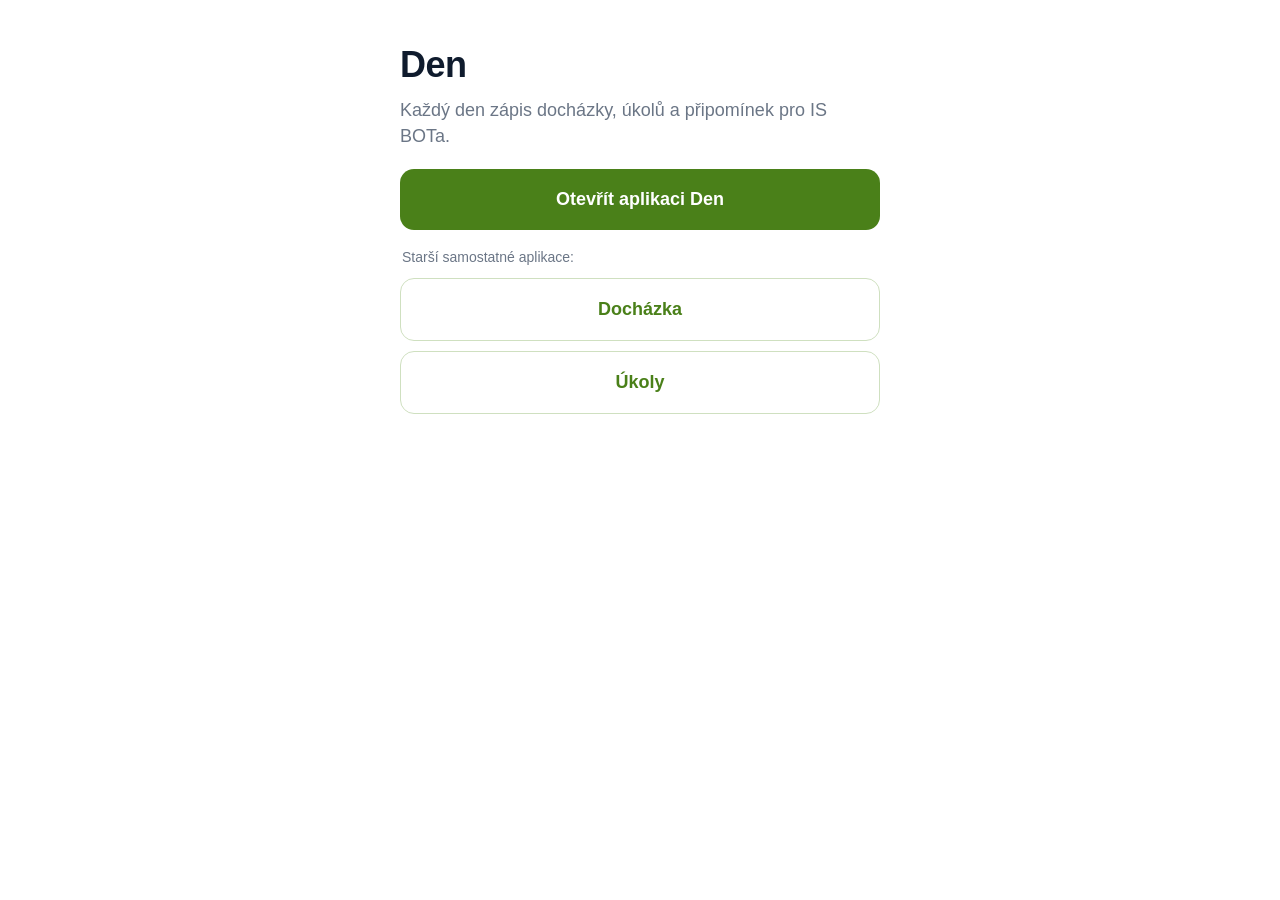
<file: index.html>
<!doctype html>
<html lang="cs">
<head>
<meta charset="utf-8">
<meta name="viewport" content="width=device-width,initial-scale=1">
<title>Aplikace</title>
<style>
body{font:18px/1.4 -apple-system,BlinkMacSystemFont,"Segoe UI",sans-serif;padding:40px 20px;max-width:480px;margin:auto;color:#0f1b2d}
h1{margin:0 0 8px;letter-spacing:-.5px}
.lead{color:#6b7686;margin:0 0 20px}
a{display:block;padding:18px;margin:10px 0;border-radius:14px;background:#4a8019;color:#fff;text-decoration:none;font-weight:600;text-align:center}
a.sub{background:#fff;color:#4a8019;border:1px solid #cfe0c0}
.note{color:#6b7686;font-size:14px;margin:18px 2px 0}
</style>
</head>
<body>
<h1>Den</h1>
<p class="lead">Každý den zápis docházky, úkolů a připomínek pro IS BOTa.</p>
<a href="den/">Otevřít aplikaci Den</a>
<p class="note">Starší samostatné aplikace:</p>
<a class="sub" href="dochazka/">Docházka</a>
<a class="sub" href="ukoly/">Úkoly</a>
</body>
</html>
</file>
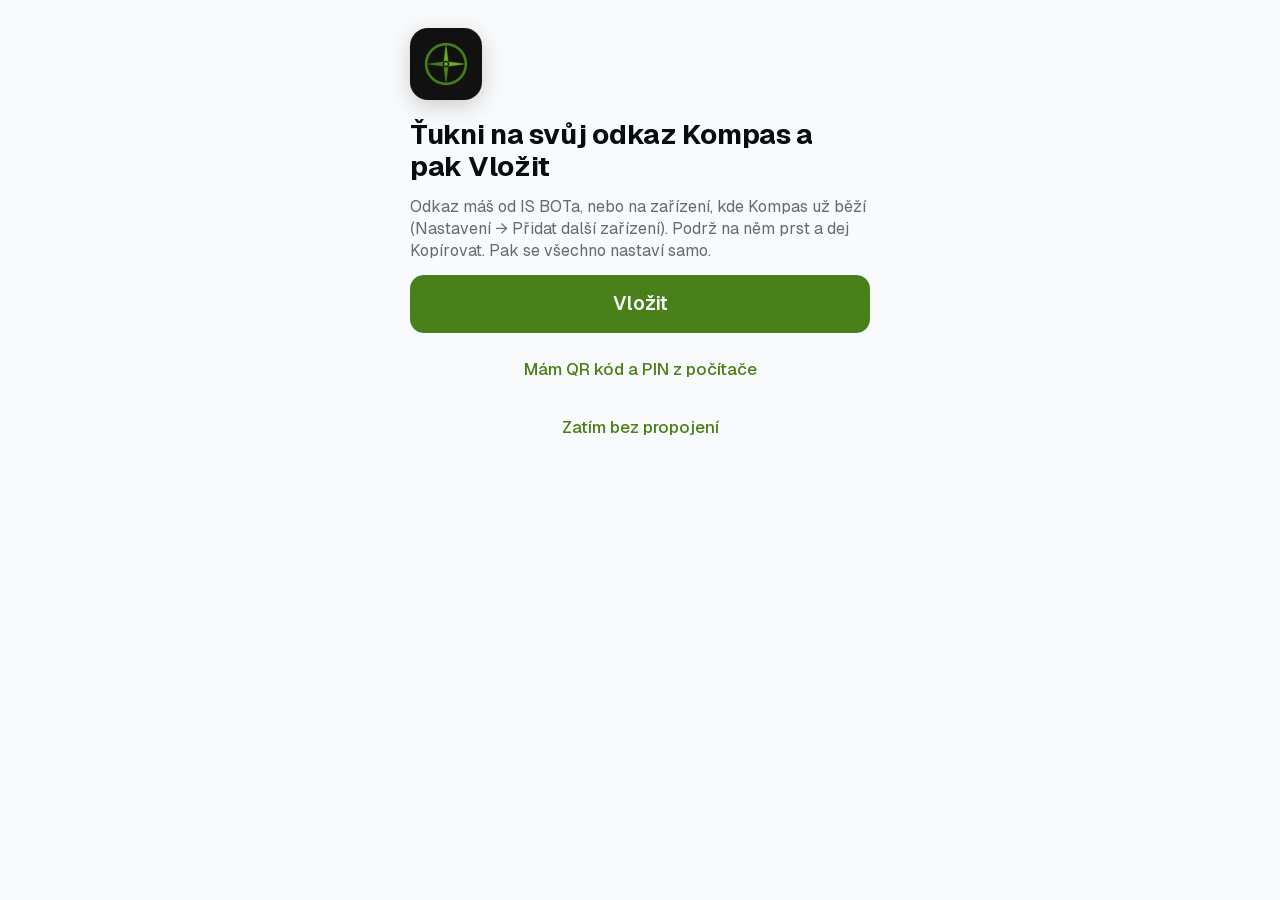
<file: den/index.html>
<!doctype html>
<html lang="cs">
<head>
<meta charset="utf-8">
<meta name="viewport" content="width=device-width,initial-scale=1,viewport-fit=cover">
<title>Kompas</title>
<meta name="apple-mobile-web-app-capable" content="yes">
<meta name="mobile-web-app-capable" content="yes">
<meta name="apple-mobile-web-app-status-bar-style" content="default">
<meta name="apple-mobile-web-app-title" content="Kompas">
<meta name="theme-color" content="#f4f5f6" media="(prefers-color-scheme: light)">
<meta name="theme-color" content="#131313" media="(prefers-color-scheme: dark)">
<link rel="manifest" href="manifest.webmanifest">
<link rel="apple-touch-icon" sizes="180x180" href="icon-180.png">
<link rel="icon" type="image/png" sizes="32x32" href="favicon.png">
<link rel="icon" type="image/png" sizes="192x192" href="icon-192.png">
<link rel="stylesheet" href="style.css?v=13.0">
</head>
<body>
<div id="appRoot">
<aside id="appSidebar" aria-label="Navigace">
  <div class="sb-brand">
    <div class="sb-logo">SAPEKOR</div>
    <div class="sb-app">Kompas</div>
  </div>
  <nav class="sb-nav" role="tablist">
    <button type="button" class="on" data-view="dnes">Dnes</button>
    <button type="button" data-view="ukoly">Úkoly</button>
    <button type="button" data-view="biz">Startupy</button>
    <button type="button" data-view="dochazka">Docházka</button>
    <button type="button" data-view="rems">Připomínky</button>
    <button type="button" data-view="notes">Poznámky</button>
  </nav>
  <div class="sb-foot">
    <div class="sb-syncline"><span id="sbSyncState" class="sync-status" aria-hidden="true"></span></div>
    <button type="button" class="sb-settings" id="sbSettings">Nastavení</button>
    <div class="sb-ver" id="appSidebarVer">verze 13.0</div>
  </div>
</aside>
<div id="appMain">
<header class="top" id="topBar">
  <div class="nav-bar">
    <h1 class="nav-title" id="navTitle">Kompas</h1>
    <div id="syncStatus" class="sync-status" aria-live="polite">Načítám…</div>
    <div class="top-actions">
      <button type="button" class="ghost-btn" id="importBtn" hidden>Vložit</button>
      <button type="button" class="ghost-btn icon-btn" id="settingsBtn" aria-label="Nastavení"><svg viewBox="0 0 24 24" width="22" height="22" aria-hidden="true"><circle cx="12" cy="12" r="3" fill="none" stroke="currentColor" stroke-width="1.7"/><path d="M19.4 15a1.7 1.7 0 0 0 .3 1.8l.1.1a2 2 0 1 1-2.8 2.8l-.1-.1a1.7 1.7 0 0 0-1.8-.3 1.7 1.7 0 0 0-1 1.5V21a2 2 0 1 1-4 0v-.1a1.7 1.7 0 0 0-1.1-1.5 1.7 1.7 0 0 0-1.8.3l-.1.1a2 2 0 1 1-2.8-2.8l.1-.1a1.7 1.7 0 0 0 .3-1.8 1.7 1.7 0 0 0-1.5-1H3a2 2 0 1 1 0-4h.1a1.7 1.7 0 0 0 1.5-1.1 1.7 1.7 0 0 0-.3-1.8l-.1-.1a2 2 0 1 1 2.8-2.8l.1.1a1.7 1.7 0 0 0 1.8.3H9a1.7 1.7 0 0 0 1-1.5V3a2 2 0 1 1 4 0v.1a1.7 1.7 0 0 0 1 1.5 1.7 1.7 0 0 0 1.8-.3l.1-.1a2 2 0 1 1 2.8 2.8l-.1.1a1.7 1.7 0 0 0-.3 1.8V9a1.7 1.7 0 0 0 1.5 1H21a2 2 0 1 1 0 4h-.1a1.7 1.7 0 0 0-1.5 1z" fill="none" stroke="currentColor" stroke-width="1.5"/></svg></button>
    </div>
  </div>
  <h1 class="large-title" id="largeTitle">Kompas <span class="ver" id="appVer">verze 13.0</span></h1>
</header>
<div id="storageWarn" class="banner warn" hidden>Paměť telefonu je plná. Data se nemusí uložit — udělej zálohu v Nastavení.</div>
<div id="offlineBanner" class="banner offline" role="status" hidden>Jsi offline – vše se uloží v telefonu a odešle samo, až bude signál.</div>
<button type="button" id="pairBanner" class="banner pair" hidden>Kompas není propojený – ťukni sem a nastav ho jedním odkazem</button>
<div id="ptr" class="ptr" aria-hidden="true"><i></i><span>Táhni pro obnovení</span></div>
<div class="search-wrap">
  <label class="sr-only" for="searchQ">Hledat</label>
  <div class="search-ios">
    <svg class="search-icon" width="16" height="16" viewBox="0 0 16 16" aria-hidden="true"><circle cx="6.5" cy="6.5" r="4.5" fill="none" stroke="currentColor" stroke-width="1.6"/><path d="M10.2 10.2L14 14" fill="none" stroke="currentColor" stroke-width="1.8" stroke-linecap="round"/></svg>
    <input type="search" id="searchQ" placeholder="Hledat" enterkeyhint="search" autocomplete="off">
  </div>
</div>
<div id="searchResults" hidden></div>

<main id="view-dnes">
  <section class="card onboard" id="onboardCard" hidden>
    <h2 class="incard">Jak začít</h2>
    <ol class="onboard-list">
      <li>Přidej Kompas na plochu (Sdílet → Na plochu).</li>
      <li>Na už nastaveném zařízení otevři Nastavení → Připojit další zařízení a tady vlož odkaz s kódem.</li>
      <li>Pak se data stáhnou sama, kdykoli aplikaci otevřeš.</li>
    </ol>
    <button type="button" class="secondary" id="onboardOk">Rozumím</button>
  </section>
  <p class="today-label" id="todayLabel"></p>

  <section class="card">
    <h2 class="incard">Docházka dnes</h2>
    <div class="row field">
      <div><label for="from1">Od</label><input type="time" id="from1" step="300" autocomplete="off"></div>
      <div><label for="to1">Do</label><input type="time" id="to1" step="300" autocomplete="off"></div>
    </div>
    <div class="row field" id="span2row" hidden>
      <div><label for="from2">Od (druhý čas)</label><input type="time" id="from2" step="300" autocomplete="off"></div>
      <div><label for="to2">Do</label><input type="time" id="to2" step="300" autocomplete="off"></div>
    </div>
    <div class="actions tight">
      <button type="button" class="secondary" id="toggleSpan2">+ Druhý čas</button>
    </div>
    <label class="check"><input type="checkbox" id="lunch" checked autocomplete="off"> Odečíst 30 min pauzu na oběd</label>
    <label class="check"><input type="checkbox" id="nonbill" autocomplete="off"> Nefakturuje se / mimo SAPEKOR</label>
    <div class="total" id="total">Odpracováno: –<small>pauza 30 min se odečte</small></div>
    <div class="field"><label for="work">Na čem jsem pracoval</label><textarea id="work" rows="3" autocomplete="off" placeholder="Každá činnost na nový řádek"></textarea></div>
    <div class="field"><label for="expWhat">Položka k přefakturaci (volitelné, zaplatil ABOSEKOM)</label><input type="text" id="expWhat" autocomplete="off" placeholder="Za co"></div>
    <div class="field"><label for="expCzk">Částka v Kč</label><input type="number" id="expCzk" autocomplete="off" min="0" step="1" inputmode="numeric" placeholder="0"></div>
  </section>

  <section class="card">
    <h2 class="incard">Úkoly na teď</h2>
    <div id="todayTasks"></div>
    <div class="field" style="margin-top:10px">
      <label for="quickTask">Nový úkol</label>
      <textarea id="quickTask" rows="2" placeholder="Co je potřeba udělat"></textarea>
    </div>
    <div class="chips" id="quickBucket"></div>
    <button type="button" class="secondary" id="quickAdd">Přidat úkol</button>
  </section>

  <section class="card">
    <h2 class="incard">Na co mě upozorni</h2>
    <div class="field"><label for="remText">Připomínka</label><textarea id="remText" rows="2" placeholder="Např. zítra 8:00 zavolat dodavateli"></textarea></div>
    <div class="row field">
      <div><label for="remDate">Den</label><input type="date" id="remDate"></div>
      <div><label for="remTime">Čas</label><input type="time" id="remTime"></div>
    </div>
    <div class="chips" id="remChips"></div>
    <button type="button" class="secondary" id="remAdd">Přidat připomínku</button>
    <div id="todayRems" class="group"></div>
    <button type="button" class="secondary link-more" id="allRems">Všechny připomínky ›</button>
  </section>

  <section class="card">
    <div class="field"><label for="dayNotes">Poznámky k dnešku</label><textarea id="dayNotes" autocomplete="off" rows="2" placeholder="Cokoliv dalšího pro IS BOTa"></textarea></div>
  </section>

  <section class="card" id="todayNotesCard">
    <h2 class="incard">Poznámky</h2>
    <p class="muted" id="todayNotesSum" style="margin:0 0 8px"></p>
    <div id="todayNotesList" class="group"></div>
    <button type="button" class="secondary" id="goNotes">Otevřít poznámky</button>
  </section>

  <p class="muted center" id="sendHint">Změny se ukládají samy. IS BOT si je čte z úložiště.</p>
</main>

<main id="view-ukoly" hidden>
  <div id="deskToolbar">
    <button type="button" class="desk-btn" id="deskNew">Nový úkol</button>
        <button type="button" class="desk-btn ghost" id="deskPrint">Tisk</button>
    <button type="button" class="desk-btn ghost" id="deskExport">Export</button>
    <div id="bulkBar" hidden>
      <span id="bulkCount">0 vybraných</span>
      <button type="button" class="desk-btn" id="bulkDone">Hotovo</button>
      <button type="button" class="desk-btn ghost" id="bulkDelete">Smazat</button>
    </div>
  </div>
  <nav class="tabs" id="taskTabs" role="tablist" aria-label="Období"></nav>
  <div class="filters" id="taskFilters" role="group" aria-label="Kategorie"></div>
  <div class="task-export-bar"><button type="button" class="link-btn" id="taskExportBtn">⇪ Export úkolů</button></div>
  <div id="taskList"></div>
  <div id="taskTableWrap">
    <table id="taskTable">
      <thead>
        <tr>
          <th class="col-check" title="Zaškrtni = hotovo">Hotovo</th>
          <th>Úkol</th>
          <th>Kategorie</th>
          <th>Období</th>
          <th>Termín</th>
          <th>Stav</th>
          <th>Poznámka</th>
        </tr>
      </thead>
      <tbody id="taskTableBody"></tbody>
    </table>
  </div>
  <p class="empty" id="taskEmpty" hidden></p>
  <button type="button" class="fab" id="addTaskBtn" aria-label="Přidat úkol" hidden>+</button>
</main>

<main id="view-dochazka" hidden>
  <div class="monthbar">
    <button type="button" class="ghost-btn" id="prevMonth" aria-label="Předchozí měsíc">‹</button>
    <h2 id="monthTitle">Měsíc</h2>
    <button type="button" class="ghost-btn" id="nextMonth" aria-label="Další měsíc">›</button>
  </div>
  <div class="daybar">
    <button type="button" class="ghost-btn" id="prevDay" aria-label="Předchozí den">‹</button>
    <input type="date" id="pickDay" aria-label="Vybrat den">
    <button type="button" class="ghost-btn" id="nextDay" aria-label="Další den">›</button>
    <button type="button" class="secondary" id="editPickedDay">Upravit den</button>
  </div>
  <div class="metrics" id="monthMetrics"></div>
  <div class="card" id="monthWorkdays"></div>
  <h2>Odpracované dny</h2>
  <div id="monthDays" class="group"></div>
  <h2 id="monthExpTitle">Přefakturace SAPEKORu (zaplatil ABOSEKOM)</h2>
  <div id="monthExp" class="group"></div>
  <h2>Příští faktura</h2>
  <div class="card" id="nextInvoice"></div>
  <div class="actions" id="timesheetActions">
    <button type="button" class="secondary" id="timesheetPdf">Výkaz PDF</button>
    <button type="button" class="secondary" id="timesheetCsv">Výkaz CSV</button>
  </div>
  <h2>Vyfakturováno</h2>
  <div id="pastInvoices"></div>
</main>

<main id="view-biz" hidden>
  <div id="bizList"></div>
  <div id="bizDetail" hidden></div>
</main>

<main id="view-rems" hidden>
  <button type="button" class="biz-back" id="remsBack"><span aria-hidden="true">‹</span> Dnes</button>
  <div class="card">
    <div class="field"><label for="remText2">Nová připomínka</label><textarea id="remText2" rows="2" placeholder="Na co mě upozornit"></textarea></div>
    <div class="row field">
      <div><label for="remDate2">Den</label><input type="date" id="remDate2"></div>
      <div><label for="remTime2">Čas</label><input type="time" id="remTime2"></div>
    </div>
    <button type="button" class="secondary" id="remAdd2">Přidat připomínku</button>
  </div>
  <h2>Nadcházející</h2>
  <div id="remUpcoming" class="group"></div>
  <h2>Hotovo</h2>
  <div id="remDone" class="group"></div>
</main>

<main id="view-notes" hidden>
  <button type="button" class="dict-btn" id="dictBtn">Diktovat</button>
  <p class="muted center" id="dictHint"></p>
  <div class="card note-composer">
    <div class="field">
      <label for="noteText">Rychlá poznámka</label>
      <textarea id="noteText" rows="6" placeholder="Řekni nebo napiš, co je potřeba udělat"></textarea>
    </div>
    <label class="check"><input type="checkbox" id="noteTag"> Od šéfa</label>
    <button type="button" class="primary" id="noteSave">Uložit</button>
    <button type="button" class="secondary" id="noteCancelEdit" hidden>Zrušit úpravu</button>
  </div>
  <h2>Uložené</h2>
  <div id="noteList" class="group"></div>
  <p class="empty" id="noteEmpty" hidden>Zatím žádné poznámky.</p>
</main>

<button type="button" class="fab qfab" id="quickFab" aria-label="Rychle přidat úkol, připomínku nebo poznámku"><svg viewBox="0 0 24 24" width="26" height="26" aria-hidden="true"><path d="M12 5v14M5 12h14" stroke="currentColor" stroke-width="2.2" stroke-linecap="round"/></svg></button>

<nav class="tabbar" role="tablist" aria-label="Sekce">
  <button type="button" role="tab" aria-selected="true" class="on" data-view="dnes"><svg viewBox="0 0 24 24" aria-hidden="true"><rect x="3.5" y="4.5" width="17" height="16" rx="3" fill="none" stroke="currentColor" stroke-width="1.7"/><path d="M8 3.5v3M16 3.5v3M3.5 9h17" fill="none" stroke="currentColor" stroke-width="1.7" stroke-linecap="round"/><circle cx="12" cy="14.5" r="1.6" fill="currentColor"/></svg><span>Dnes</span></button>
  <button type="button" role="tab" aria-selected="false" data-view="ukoly"><svg viewBox="0 0 24 24" aria-hidden="true"><rect x="3.5" y="3.5" width="17" height="17" rx="3" fill="none" stroke="currentColor" stroke-width="1.7"/><path d="M8 12.2l2.3 2.3L16.2 8.6" fill="none" stroke="currentColor" stroke-width="1.8" stroke-linecap="round" stroke-linejoin="round"/></svg><span>Úkoly</span></button>
  <button type="button" role="tab" aria-selected="false" data-view="biz"><svg viewBox="0 0 24 24" aria-hidden="true"><path d="M12 3.2a6 6 0 0 0-3.6 10.8c.7.5 1.1 1.3 1.1 2.1v.4h5v-.4c0-.8.4-1.6 1.1-2.1A6 6 0 0 0 12 3.2z" fill="none" stroke="currentColor" stroke-width="1.7" stroke-linejoin="round"/><path d="M9.8 19.5h4.4M10.6 21.5h2.8" fill="none" stroke="currentColor" stroke-width="1.7" stroke-linecap="round"/></svg><span>Startupy</span></button>
  <button type="button" role="tab" aria-selected="false" data-view="dochazka"><svg viewBox="0 0 24 24" aria-hidden="true"><circle cx="12" cy="12" r="8.2" fill="none" stroke="currentColor" stroke-width="1.7"/><path d="M12 7.5V12l3.2 2" fill="none" stroke="currentColor" stroke-width="1.7" stroke-linecap="round" stroke-linejoin="round"/></svg><span>Docházka</span></button>
  <button type="button" role="tab" aria-selected="false" data-view="notes"><svg viewBox="0 0 24 24" aria-hidden="true"><path d="M7 3.5h7.2L20.5 10v9.5A2 2 0 0 1 18.5 21.5h-11A2 2 0 0 1 5.5 19.5v-14A2 2 0 0 1 7 3.5z" fill="none" stroke="currentColor" stroke-width="1.7" stroke-linejoin="round"/><path d="M14.2 3.5V9h5.3M8.5 13h7M8.5 16.5h5" fill="none" stroke="currentColor" stroke-width="1.7" stroke-linecap="round" stroke-linejoin="round"/></svg><span>Poznámky</span></button>
</nav>

</div><!-- /appMain -->
<div class="overlay" id="overlay" hidden>
  <div class="sheet" role="dialog" aria-modal="true" aria-labelledby="sheetTitle">
    <div class="sheet-handle"></div>
    <h2 id="sheetTitle">Úkol</h2>
    <div id="sheetBody"></div>
    <button type="button" class="primary" id="sheetSave">Uložit</button>
    <div class="actions">
      <button type="button" class="secondary" id="sheetCancel">Zrušit</button>
      <button type="button" class="danger" id="sheetDelete" hidden>Smazat</button>
    </div>
  </div>
</div>

<div class="overlay" id="importOverlay" hidden>
  <div class="sheet" role="dialog" aria-modal="true" aria-labelledby="importTitle">
    <div class="sheet-handle"></div>
    <h2 id="importTitle">Vložit data</h2>
    <p class="muted">Vlož odkaz nebo kód. Pokud ho máš ve schránce, zkusím ho načíst sám.</p>
    <div class="field">
      <label for="importText">Odkaz nebo kód</label>
      <textarea id="importText" rows="6" placeholder="Vlož sem odkaz nebo kód"></textarea>
    </div>
    <button type="button" class="primary" id="importGo">Nahrát</button>
    <div class="actions"><button type="button" class="secondary" id="importCancel">Zrušit</button></div>
  </div>
</div>

<div id="welcome" class="welcome" role="dialog" aria-modal="true" aria-labelledby="welcomeTitle" hidden><div class="w-inner"></div></div>

<input type="file" id="backupFile" accept=".enc,.denbak,application/json" hidden>
<div class="toast" id="toast" role="status"></div>
</div><!-- /appRoot -->
<script src="qr.js?v=13.0"></script>
<script src="app.js?v=13.0"></script>
</body>
</html>
</file>
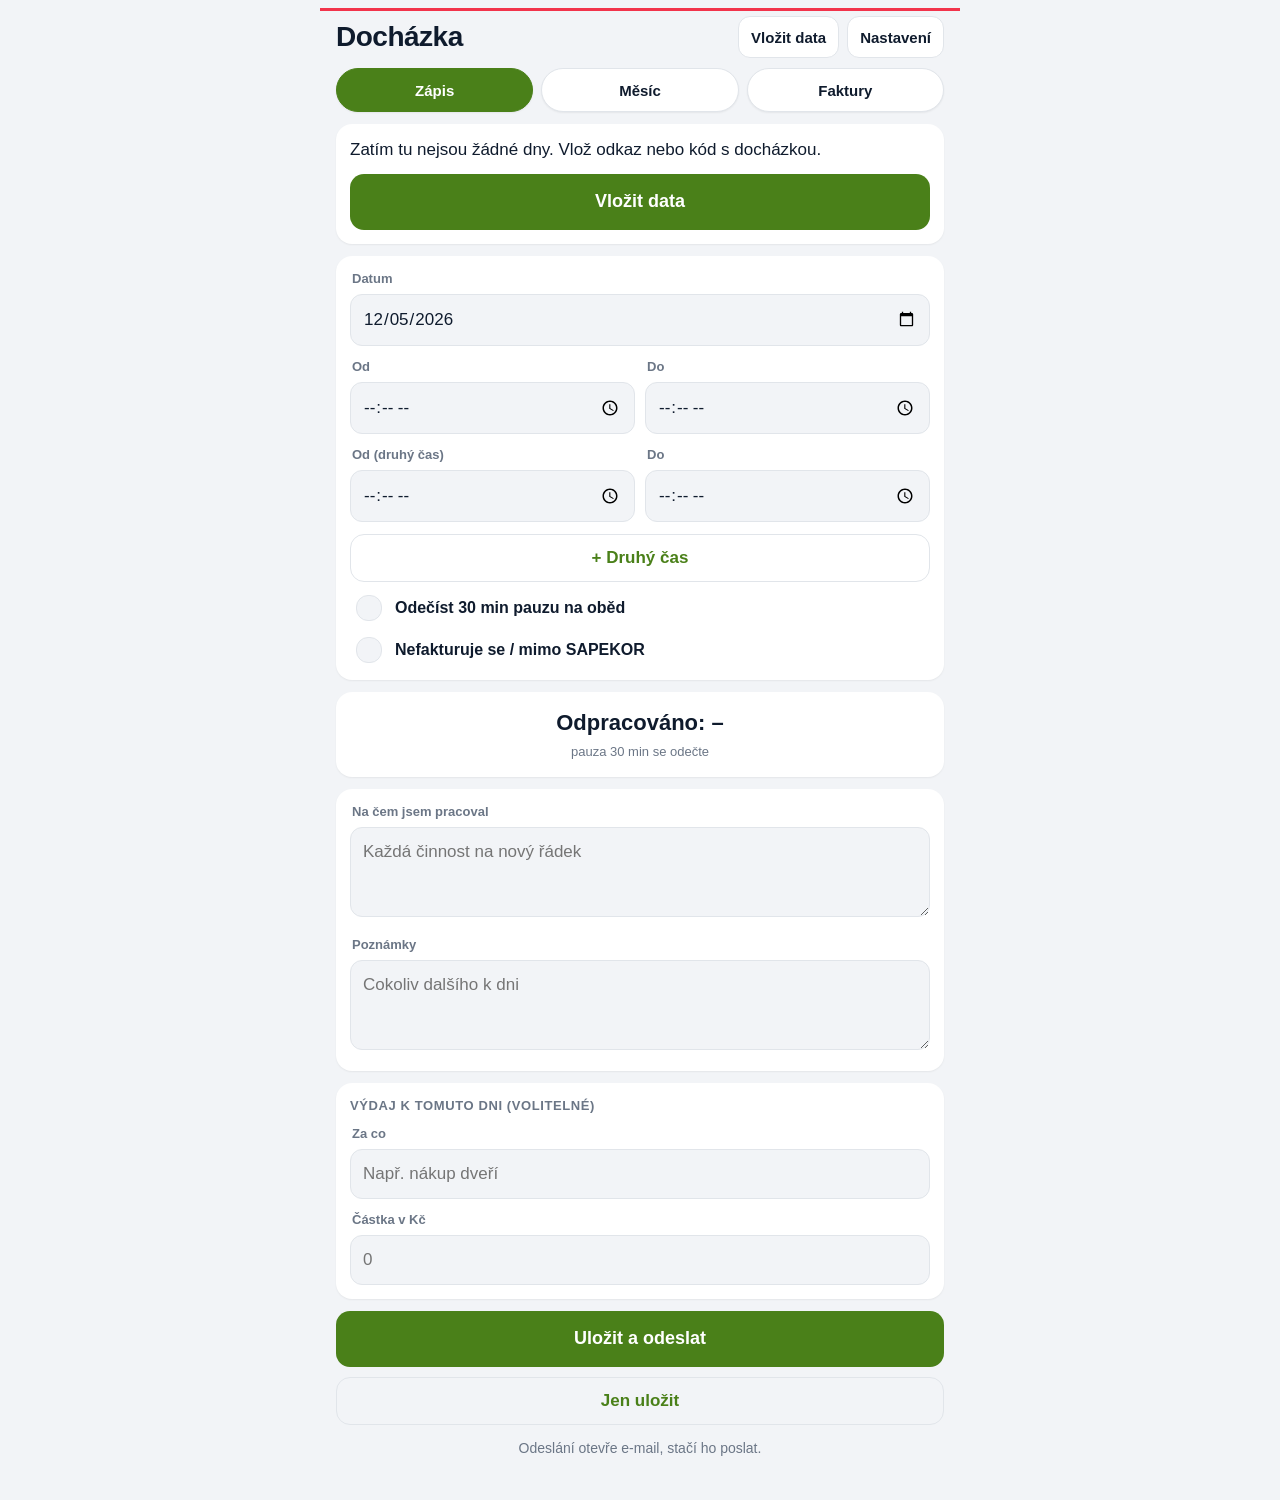
<file: dochazka/index.html>
<!doctype html>
<html lang="cs">
<head>
<meta charset="utf-8">
<meta name="viewport" content="width=device-width,initial-scale=1,viewport-fit=cover">
<title>Docházka</title>
<meta name="apple-mobile-web-app-capable" content="yes">
<meta name="mobile-web-app-capable" content="yes">
<meta name="apple-mobile-web-app-status-bar-style" content="default">
<meta name="apple-mobile-web-app-title" content="Docházka">
<meta name="theme-color" content="#4a8019" media="(prefers-color-scheme: light)">
<meta name="theme-color" content="#0b111b" media="(prefers-color-scheme: dark)">
<link rel="manifest" href="manifest.webmanifest">
<link rel="apple-touch-icon" sizes="180x180" href="icon-180.png">
<link rel="icon" type="image/png" href="icon-192.png">
<link rel="stylesheet" href="style.css">
</head>
<body>
<header class="top">
  <h1>Docházka</h1>
  <div class="top-actions">
    <button type="button" class="icon-btn" id="importBtn">Vložit data</button>
    <button type="button" class="icon-btn" id="settingsBtn" aria-label="Nastavení">Nastavení</button>
  </div>
</header>
<nav class="tabs" id="tabs" role="tablist" aria-label="Sekce">
  <button type="button" class="tab on" data-view="entry" role="tab">Zápis</button>
  <button type="button" class="tab" data-view="month" role="tab">Měsíc</button>
  <button type="button" class="tab" data-view="invoice" role="tab">Faktury</button>
</nav>

<section id="view-entry">
  <div class="card" id="importHint" hidden>
    <p style="margin:0 0 12px">Zatím tu nejsou žádné dny. Vlož odkaz nebo kód s docházkou.</p>
    <button type="button" class="primary" id="entryImport">Vložit data</button>
  </div>
  <div class="card">
    <div class="field"><label for="date">Datum</label><input type="date" id="date"></div>
    <div class="row field">
      <div><label for="from1">Od</label><input type="time" id="from1" step="300"></div>
      <div><label for="to1">Do</label><input type="time" id="to1" step="300"></div>
    </div>
    <div class="row field" id="span2row" hidden>
      <div><label for="from2">Od (druhý čas)</label><input type="time" id="from2" step="300"></div>
      <div><label for="to2">Do</label><input type="time" id="to2" step="300"></div>
    </div>
    <div class="actions tight">
      <button type="button" class="secondary" id="toggleSpan2">+ Druhý čas</button>
    </div>
    <label class="check"><input type="checkbox" id="lunch" checked> Odečíst 30 min pauzu na oběd</label>
    <label class="check"><input type="checkbox" id="nonbill"> Nefakturuje se / mimo SAPEKOR</label>
  </div>
  <div class="card total" id="total">Odpracováno: –<small>pauza 30 min se odečte</small></div>
  <div class="card">
    <div class="field"><label for="work">Na čem jsem pracoval</label><textarea id="work" placeholder="Každá činnost na nový řádek"></textarea></div>
    <div class="field"><label for="notes">Poznámky</label><textarea id="notes" rows="2" placeholder="Cokoliv dalšího k dni"></textarea></div>
  </div>
  <div class="card">
    <h2 class="incard">Výdaj k tomuto dni (volitelné)</h2>
    <div class="field"><label for="expWhat">Za co</label><input type="text" id="expWhat" placeholder="Např. nákup dveří"></div>
    <div class="field"><label for="expCzk">Částka v Kč</label><input type="number" id="expCzk" min="0" step="1" inputmode="numeric" placeholder="0"></div>
  </div>
  <button type="button" class="primary" id="saveSend">Uložit a odeslat</button>
  <div class="actions"><button type="button" class="secondary" id="saveOnly">Jen uložit</button></div>
  <p class="muted center" id="entryHint">Odeslání otevře e-mail, stačí ho poslat.</p>
</section>

<section id="view-month" hidden>
  <div class="monthbar">
    <button type="button" class="icon-btn" id="prevMonth" aria-label="Předchozí měsíc">‹</button>
    <h2 id="monthTitle">Měsíc</h2>
    <button type="button" class="icon-btn" id="nextMonth" aria-label="Další měsíc">›</button>
  </div>
  <div class="metrics" id="monthMetrics"></div>
  <div class="card" id="monthWorkdays"></div>
  <h2>Odpracované dny</h2>
  <div id="monthDays"></div>
  <h2 id="monthExpTitle">Výdaje</h2>
  <div id="monthExp"></div>
</section>

<section id="view-invoice" hidden>
  <h2>Příští faktura</h2>
  <div class="card" id="nextInvoice"></div>
  <h2>Vyfakturováno</h2>
  <div id="pastInvoices"></div>
</section>

<div class="overlay" id="overlay" hidden>
  <div class="sheet" role="dialog" aria-modal="true" aria-labelledby="sheetTitle">
    <div class="sheet-handle"></div>
    <h2 id="sheetTitle">Nastavení</h2>
    <div id="sheetBody"></div>
    <button type="button" class="primary" id="sheetSave">Uložit</button>
    <div class="actions">
      <button type="button" class="secondary" id="sheetCancel">Zavřít</button>
      <button type="button" class="danger" id="sheetDelete" hidden>Smazat</button>
    </div>
  </div>
</div>

<div class="overlay" id="importOverlay" hidden>
  <div class="sheet" role="dialog" aria-modal="true" aria-labelledby="importTitle">
    <div class="sheet-handle"></div>
    <h2 id="importTitle">Vložit data</h2>
    <p class="muted">Vlož odkaz nebo kód s docházkou. Pokud ho máš ve schránce, zkusím ho načíst sám.</p>
    <div class="field">
      <label for="importText">Odkaz nebo kód</label>
      <textarea id="importText" rows="6" placeholder="Vlož sem odkaz nebo kód"></textarea>
    </div>
    <button type="button" class="primary" id="importGo">Nahrát</button>
    <div class="actions"><button type="button" class="secondary" id="importCancel">Zrušit</button></div>
  </div>
</div>
<div class="toast" id="toast" role="status"></div>
<script src="app.js"></script>
</body>
</html>
</file>
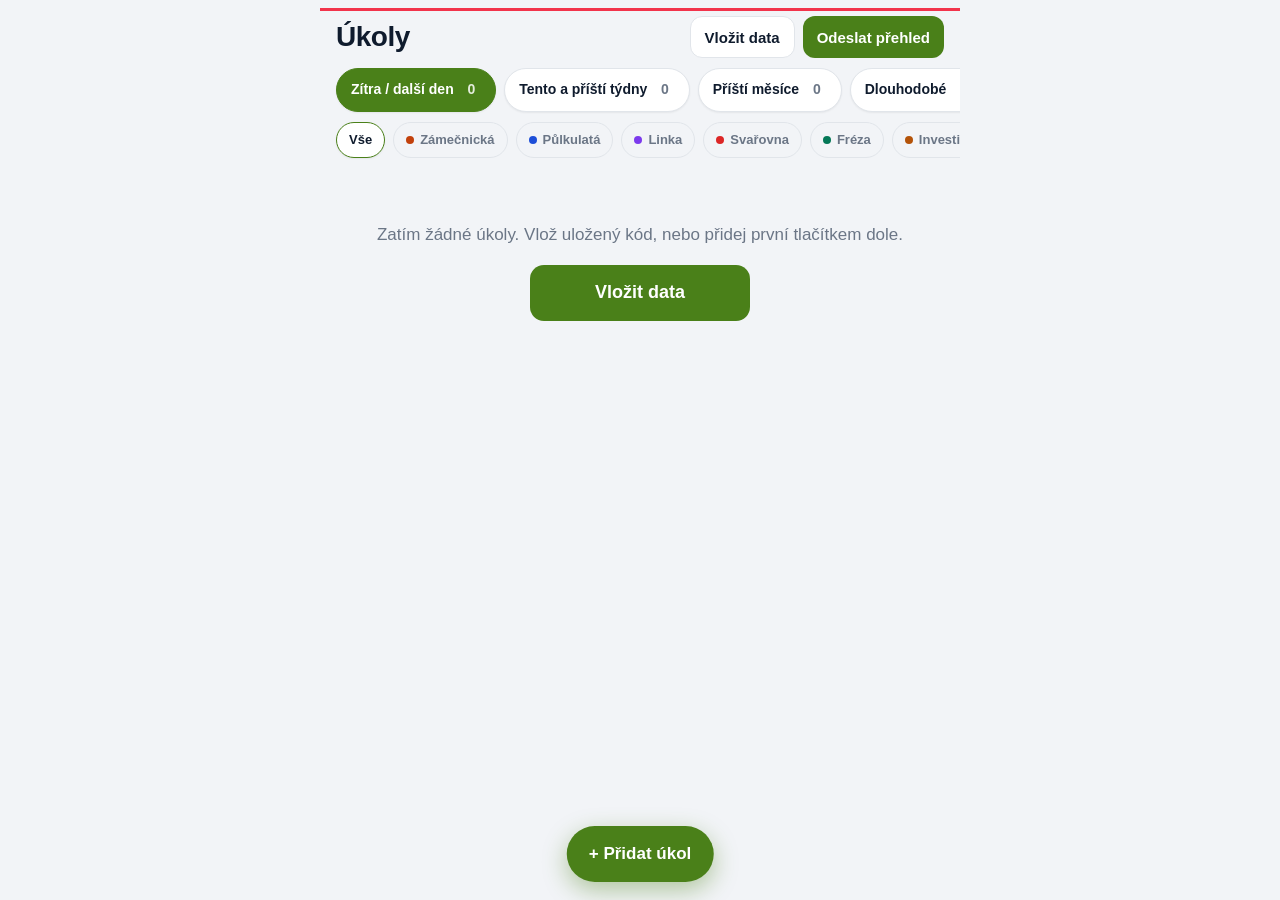
<file: ukoly/index.html>
<!doctype html>
<html lang="cs">
<head>
<meta charset="utf-8">
<meta name="viewport" content="width=device-width,initial-scale=1,viewport-fit=cover">
<title>Úkoly</title>
<meta name="apple-mobile-web-app-capable" content="yes">
<meta name="mobile-web-app-capable" content="yes">
<meta name="apple-mobile-web-app-status-bar-style" content="default">
<meta name="apple-mobile-web-app-title" content="Úkoly">
<meta name="theme-color" content="#4a8019" media="(prefers-color-scheme: light)">
<meta name="theme-color" content="#0b111b" media="(prefers-color-scheme: dark)">
<link rel="manifest" href="manifest.webmanifest">
<link rel="apple-touch-icon" sizes="180x180" href="icon-180.png">
<link rel="icon" type="image/png" href="icon-192.png">
<link rel="stylesheet" href="style.css">
</head>
<body>
<header class="top">
  <h1>Úkoly</h1>
  <div class="top-actions">
    <button type="button" class="ghost-btn" id="importBtn">Vložit data</button>
    <button type="button" class="send-btn" id="send">Odeslat přehled</button>
  </div>
</header>

<nav class="tabs" id="tabs" role="tablist" aria-label="Období"></nav>
<div class="filters" id="filters" role="group" aria-label="Kategorie"></div>

<main>
  <div id="list"></div>
  <p class="empty" id="empty" hidden></p>
</main>

<button type="button" class="fab" id="addBtn">+ Přidat úkol</button>

<div class="overlay" id="overlay" hidden>
  <div class="sheet" id="sheet" role="dialog" aria-modal="true" aria-labelledby="sheetTitle">
    <div class="sheet-handle"></div>
    <h2 id="sheetTitle">Nový úkol</h2>
    <div class="field">
      <label for="fText">Úkol</label>
      <textarea id="fText" rows="3" placeholder="Co je potřeba udělat"></textarea>
    </div>
    <div class="field">
      <span class="lbl">Kategorie</span>
      <div class="chips" id="fCat"></div>
    </div>
    <div class="field">
      <span class="lbl">Období</span>
      <div class="chips" id="fBucket"></div>
    </div>
    <div class="field">
      <span class="lbl">Stav</span>
      <div class="chips" id="fStatus"></div>
    </div>
    <div class="field">
      <label for="fNote">Poznámka</label>
      <textarea id="fNote" rows="2" placeholder="Volitelná poznámka"></textarea>
    </div>
    <p class="muted dates" id="fDates"></p>
    <button type="button" class="primary" id="saveBtn">Uložit</button>
    <div class="actions">
      <button type="button" class="secondary" id="cancelBtn">Zrušit</button>
      <button type="button" class="danger" id="deleteBtn" hidden>Smazat</button>
    </div>
  </div>
</div>

<div class="overlay" id="importOverlay" hidden>
  <div class="sheet" role="dialog" aria-modal="true" aria-labelledby="importTitle">
    <div class="sheet-handle"></div>
    <h2 id="importTitle">Vložit data</h2>
    <p class="muted dates">Vlož odkaz nebo kód s úkoly. Pokud ho máš ve schránce, zkusím ho načíst sám.</p>
    <div class="field">
      <label for="importText">Odkaz nebo kód</label>
      <textarea id="importText" rows="6" placeholder="Vlož sem odkaz nebo kód"></textarea>
    </div>
    <button type="button" class="primary" id="importGo">Nahrát</button>
    <div class="actions"><button type="button" class="secondary" id="importCancel">Zrušit</button></div>
  </div>
</div>
<div class="toast" id="toast" role="status"></div>
<script src="app.js"></script>
</body>
</html>
</file>
<file: den/style.css>
/* kompas hidden fix */
[hidden]{display:none!important}
@font-face{
  font-family:Geist;
  src:url("fonts/Geist-Variable.woff2") format("woff2");
  font-weight:100 900;
  font-style:normal;
  font-display:swap;
}
:root{
  --bg:oklch(0.985 0.002 230);--card:#fff;--text:oklch(0.155 0.015 230);
  --muted:oklch(0.52 0.015 230);--line:oklch(0.922 0.005 230);
  --accent:#4a8019;--accent-fg:oklch(0.985 0.002 230);--accent2:#1a2e0c;
  --ok:#4a8019;--warn:oklch(0.75 0.175 75);--wip:#1d4ed8;--danger:oklch(0.577 0.245 27.325);--brand:#f2334b;
  --chip:oklch(0.96 0.005 230);--shadow:none;--fill:oklch(0.96 0.005 230);--hairline:oklch(0.922 0.005 230);
  --hover:oklch(0.93 0.008 230);
  --zam:#c2410c;--pul:#1d4ed8;--lin:#7c3aed;--sva:#dc2626;--fre:#047857;--inv:#b45309;--ost:#475569;
  --space:8px;--radius:0.625rem;--radius-sm:6px;--radius-md:8px;
  --sidebar:oklch(0.14 0 0);--sidebar-fg:oklch(0.87 0.005 230);--sidebar-accent:oklch(0.2 0 0);
  --sidebar-accent-fg:oklch(0.95 0.005 230);--sidebar-border:oklch(0.22 0 0);
  --text-body:17px;--text-meta:13px;--row:60px;--hit:44px;--gutter:16px;--fab:56px;
  --font:Geist,ui-sans-serif,system-ui,-apple-system,"Segoe UI",sans-serif;
  color-scheme:light dark;
}
@media (prefers-color-scheme:dark){
  :root{
    --bg:oklch(0.075 0 0);--card:oklch(0.19 0 0);--text:oklch(0.922 0.005 230);
    --muted:oklch(0.65 0.015 230);--line:oklch(0.28 0 0);
    --accent:#6ab023;--accent-fg:oklch(0.075 0 0);--accent2:#d4e8b8;
    --ok:#6ab023;--warn:oklch(0.75 0.175 75);--wip:#60a5fa;--danger:oklch(0.68 0.245 27.325);--brand:#f2334b;
    --chip:oklch(0.235 0 0);--fill:oklch(0.235 0 0);--hairline:oklch(0.28 0 0);
    --hover:oklch(0.31 0 0);
    --zam:#fb923c;--pul:#60a5fa;--lin:#c4b5fd;--sva:#f87171;--fre:#34d399;--inv:#fbbf24;--ost:#94a3b8;
    --sidebar:oklch(0.11 0 0);--sidebar-fg:oklch(0.9 0.005 230);--sidebar-accent:oklch(0.2 0 0);
    --sidebar-accent-fg:oklch(0.95 0.005 230);--sidebar-border:oklch(0.26 0 0);
  }
}
*{box-sizing:border-box;-webkit-tap-highlight-color:transparent}
html,body{margin:0;background:var(--bg);color:var(--text);font:var(--text-body)/1.35 var(--font);-webkit-font-smoothing:antialiased}
body{padding:env(safe-area-inset-top) 0 calc(env(safe-area-inset-bottom) + 64px);max-width:640px;margin:0 auto;min-height:100dvh}
button{font:inherit;font-weight:600;border:0;border-radius:var(--radius-md);min-height:var(--hit);padding:0 12px;cursor:pointer;color:inherit;background:transparent}
h1{font-size:28px;margin:0;letter-spacing:-.6px;font-weight:700}
h2{font-size:12px;text-transform:uppercase;letter-spacing:.4px;color:var(--muted);margin:16px 16px 8px;font-weight:600}
h2.incard{margin:0 0 8px;font-size:13px;text-transform:none;letter-spacing:-.2px;color:var(--text);font-weight:600}

/* ---------- Header ---------- */
.top{position:sticky;top:0;z-index:12;background:color-mix(in srgb,var(--bg) 86%,transparent);-webkit-backdrop-filter:saturate(180%) blur(16px);backdrop-filter:saturate(180%) blur(16px);padding:0;padding-left:env(safe-area-inset-left);padding-right:env(safe-area-inset-right)}
.nav-bar{display:flex;align-items:center;justify-content:space-between;gap:8px;min-height:44px;padding:0 8px 0 16px}
.nav-title{font-size:17px;font-weight:600;letter-spacing:-.3px;opacity:0;transform:translateY(4px);transition:opacity .15s,transform .15s;max-width:40%;white-space:nowrap;overflow:hidden;text-overflow:ellipsis}
html.compact .nav-title{opacity:1;transform:none}
.large-title{font-size:28px;line-height:1.1;letter-spacing:-.7px;padding:0 16px 4px;transition:opacity .15s,transform .15s,height .15s,padding .15s}
html.compact .large-title{height:0;padding:0 16px;opacity:0;overflow:hidden;pointer-events:none}
.large-title .ver,.nav-title .ver{display:inline-block;margin-left:6px;font-size:13px;font-weight:600;letter-spacing:0;color:var(--muted);vertical-align:middle}
.top-actions{display:flex;flex-wrap:nowrap;gap:0;justify-content:flex-end}
.ghost-btn{min-height:44px;padding:0 8px;border-radius:10px;border:0;background:transparent;color:var(--accent);font-size:17px;font-weight:400;white-space:nowrap}
.ghost-btn:active{opacity:.5}

/* ---------- Search ---------- */
.search-wrap{padding:0 16px 6px;padding-left:calc(env(safe-area-inset-left) + 16px);padding-right:calc(env(safe-area-inset-right) + 16px)}
.search-ios{display:flex;align-items:center;gap:6px;background:var(--fill);border-radius:10px;min-height:36px;padding:0 8px 0 10px;color:var(--muted)}
.search-ios input{flex:1;width:auto;min-height:36px;padding:0;border:0;background:transparent;font-size:17px;font-weight:400;border-radius:0;color:var(--text)}
.search-ios input:focus{border:0;outline:none}
.search-ios input::placeholder{color:var(--muted)}
.search-icon{flex:0 0 16px;display:block}
#searchQ{width:100%;min-height:36px}
#searchResults{padding:0 16px 12px;padding-left:calc(env(safe-area-inset-left) + 16px);padding-right:calc(env(safe-area-inset-right) + 16px)}
#searchResults .group{margin-bottom:12px}

main{padding:0 16px 16px;padding-left:calc(env(safe-area-inset-left) + 16px);padding-right:calc(env(safe-area-inset-right) + 16px)}
#view-ukoly{padding-top:0}
.today-label{font-size:13px;font-weight:600;margin:0 0 8px;color:var(--muted);letter-spacing:-.1px}

/* ---------- Grouped surfaces ---------- */
.card,.group,#nextInvoice.card,#monthWorkdays.card{
  background:var(--card);border-radius:var(--radius);padding:0;margin-bottom:12px;box-shadow:none;overflow:hidden
}
.card{padding:12px 16px}
.card .field:last-child,.card .actions:last-child{margin-bottom:0}
.group{padding:0}

/* ---------- Forms ---------- */
label,.lbl{display:block;font-size:13px;color:var(--muted);margin:0 0 4px;font-weight:600}
label.check{display:flex;align-items:center;gap:10px;margin:8px 0 0;color:var(--text);font-size:16px;font-weight:400}
label.check input{width:22px;height:22px;accent-color:var(--accent);flex:0 0 22px}
input,textarea{width:100%;font:inherit;font-size:var(--text-body);color:var(--text);background:var(--bg);border:1px solid var(--line);border-radius:var(--radius-md);padding:10px 12px;outline:none;-webkit-appearance:none;appearance:none;resize:vertical}
.card input,.card textarea,.sheet input,.sheet textarea{background:var(--fill)}
input:focus,textarea:focus{border-color:var(--accent);box-shadow:0 0 0 3px color-mix(in srgb,var(--accent) 30%,transparent)}
input[type=date],input[type=time],input[type=number]{min-height:44px}
.row{display:flex;gap:8px}.row>*{flex:1;min-width:0}
.field{margin-bottom:12px}.field:last-child{margin-bottom:0}
.primary{width:100%;background:var(--accent);color:var(--accent-fg,#fff);font-size:15px;font-weight:600;min-height:48px;border-radius:var(--radius-md)}
.primary:active{opacity:.8}
.send-main{margin:8px 0;min-height:48px;font-size:15px}
.secondary{background:transparent;color:var(--accent);border:0;width:100%;min-height:44px;font-size:17px;font-weight:400}
.danger{background:transparent;color:var(--danger);border:0;flex:1;min-height:44px;font-size:17px;font-weight:400}
.actions{display:flex;gap:8px;margin:8px 0 0}.actions.tight{margin:0 0 8px}.actions>*{flex:1}
#timesheetActions{margin:0 0 16px;padding:0}
.total{font-size:17px;font-weight:700;text-align:center;padding:8px 0 4px}
.total small{display:block;font-size:13px;font-weight:400;color:var(--muted);margin-top:2px}
.total.nb{color:var(--warn)}
.muted{color:var(--muted);font-size:13px}
.center{text-align:center}

/* ---------- Filter chips ---------- */
.tabs,.filters{display:flex;gap:6px;overflow-x:auto;-webkit-overflow-scrolling:touch;scrollbar-width:none;padding:0 16px 6px;padding-left:calc(env(safe-area-inset-left) + 16px);padding-right:calc(env(safe-area-inset-right) + 16px);margin:0 -16px}
.tabs::-webkit-scrollbar,.filters::-webkit-scrollbar{display:none}
.tab{flex:0 0 auto;min-height:var(--hit);height:36px;padding:0 14px;border-radius:999px;background:var(--fill);border:0;color:var(--text);font-size:13px;font-weight:600;white-space:nowrap;box-shadow:none}
.tab .n{display:inline-block;min-width:1.1em;margin-left:3px;color:var(--muted);font-variant-numeric:tabular-nums;font-weight:500}
.tab.on{background:var(--accent);color:#fff}
.tab.on .n{color:rgba(255,255,255,.85)}
.fchip{flex:0 0 auto;min-height:var(--hit);height:36px;padding:0 14px;border-radius:999px;background:transparent;border:1px solid var(--line);color:var(--muted);font-size:13px;font-weight:600;white-space:nowrap;display:inline-flex;align-items:center;gap:6px}
.fchip .dot,.chip .dot,.meta-cat .dot{width:7px;height:7px;border-radius:50%;background:var(--cat,var(--muted));flex:0 0 auto}
.fchip.on{background:var(--card);color:var(--text);border-color:color-mix(in srgb,var(--cat,var(--accent)) 70%,var(--line))}
.chips{display:flex;flex-wrap:nowrap;gap:6px;margin:0 0 8px;overflow-x:auto;-webkit-overflow-scrolling:touch;scrollbar-width:none}
.chips::-webkit-scrollbar{display:none}
.chip{min-height:var(--hit);height:36px;padding:0 14px;border-radius:999px;background:var(--fill);border:0;font-size:13px;font-weight:600;color:var(--text);display:inline-flex;align-items:center;gap:6px;flex:0 0 auto}
.chip.on{background:var(--accent);color:#fff}
.chip.on .dot{background:#fff}

/* ---------- Task / reminder rows ---------- */
#taskList{display:flex;flex-direction:column;gap:0;padding-bottom:8px}
#taskList .group,#searchResults .group{margin-bottom:10px}
.task,.rem{display:flex;gap:0;align-items:center;background:transparent;border-radius:0;padding:0 16px 0 4px;box-shadow:none;border:0;border-bottom:0.5px solid var(--line);width:100%;text-align:left;min-height:var(--row);position:relative}
.group .task:last-child,.group .rem:last-child,#todayTasks .task:last-child,#todayRems .rem:last-child,#remUpcoming .rem:last-child,#remDone .rem:last-child{border-bottom:0}
#todayTasks .task,#todayRems .rem{margin:0;background:transparent;box-shadow:none}
.chk{flex:0 0 44px;width:44px;height:44px;min-height:44px;min-width:44px;padding:0;margin:0;border-radius:0;border:0;background:transparent;color:transparent;font-size:0;line-height:0;position:relative}
.chk::before{content:'';position:absolute;left:50%;top:50%;width:22px;height:22px;margin:-11px 0 0 -11px;border-radius:50%;border:1.5px solid color-mix(in srgb,var(--muted) 70%,var(--line));box-sizing:border-box;background:transparent}
.chk.on::before,.task.done .chk::before,.rem.done .chk::before{background:var(--accent);border-color:var(--accent)}
.chk.on,.task.done .chk,.rem.done .chk{color:#fff;font-size:13px;line-height:44px;font-weight:700}
.chk.flash::before{background:var(--accent);border-color:var(--accent)}
.task.done .ttext,.rem.done .ttext{text-decoration:line-through;color:var(--muted);font-weight:400}
.body{flex:1;min-width:0;padding:0;min-width:0;overflow:hidden}
.ttext{word-wrap:break-word;font-weight:600;font-size:var(--text-body);letter-spacing:-.2px;line-height:22px;white-space:nowrap;overflow:hidden;text-overflow:ellipsis}
.tnote{margin-top:1px;color:var(--muted);font-size:13px;font-weight:400;word-wrap:break-word;white-space:nowrap;overflow:hidden;text-overflow:ellipsis}
.tmeta{display:flex;flex-wrap:nowrap;gap:8px;align-items:center;margin-top:1px;min-width:0;overflow:hidden;font-size:13px;line-height:1.15;color:var(--muted);font-weight:400}
.tmeta > span{flex:0 0 auto;white-space:nowrap;overflow:hidden;text-overflow:ellipsis;max-width:100%}
.meta-cat{display:inline-flex;align-items:center;gap:5px;min-width:0;max-width:46%}
.meta-st.wip{color:var(--wip)}
.meta-st.wait{color:var(--warn)}
.meta-st.done{color:var(--ok)}
.meta-due{color:var(--muted)}
.meta-due.due{color:var(--warn);font-weight:600}
.meta-due.overdue,.task.overdue .ttext{color:var(--danger)}
.task.overdue{border-left:0}
.pill{display:none} /* leftover safety; meta spans replace pills in rows */
.empty{text-align:center;color:var(--muted);padding:32px 12px;font-size:15px}

/* ---------- FAB ---------- */
.fab{position:fixed;right:calc(env(safe-area-inset-right) + 16px);left:auto;transform:none;bottom:calc(env(safe-area-inset-bottom) + 64px);width:var(--fab);height:var(--fab);min-height:var(--fab);min-width:var(--fab);padding:0;border-radius:16px;background:var(--accent);color:var(--accent-fg,#fff);font-size:28px;font-weight:500;line-height:var(--fab);box-shadow:0 4px 14px color-mix(in srgb,var(--accent) 35%,transparent);z-index:8}
.fab:active{transform:scale(.96);opacity:.9}

/* ---------- Attendance ---------- */
.metrics{display:grid;grid-template-columns:1fr 1fr;gap:8px;margin-bottom:12px}
.metric{background:var(--card);border-radius:var(--radius);padding:12px;box-shadow:none}
.metric .v{font-size:20px;font-weight:700;letter-spacing:-.3px}
.metric .l{font-size:12px;color:var(--muted);margin-top:2px;font-weight:500}
.monthbar{display:flex;align-items:center;justify-content:space-between;gap:8px;margin-bottom:8px}
.monthbar h2{margin:0;font-size:17px;text-transform:none;letter-spacing:-.3px;color:var(--text);font-weight:600}
.monthbar .ghost-btn{font-size:22px;min-width:44px;color:var(--accent)}
.day{display:flex;flex-direction:column;gap:2px;background:transparent;border-radius:0;padding:10px 16px;margin:0;box-shadow:none;width:100%;text-align:left;min-height:var(--row);align-items:stretch;border-bottom:0.5px solid var(--line)}
.group .day:last-child,.group .rowline:last-child{border-bottom:0}
.day .lead{display:flex;justify-content:space-between;gap:8px;align-items:baseline}
.day b{font-size:16px}
.day .meta{color:var(--muted);font-size:13px;font-weight:500;white-space:nowrap}
.day .title{font-weight:500;font-size:15px}
.day .detail{color:var(--muted);font-size:13px}
.day.nb{opacity:.85}
.rowline{display:flex;justify-content:space-between;gap:10px;padding:10px 16px;border-bottom:0.5px solid var(--line);align-items:flex-start}
#monthWorkdays .rowline{padding-left:0;padding-right:0}
#monthWorkdays.card{padding:4px 16px}
.rowline .amt{font-weight:600;white-space:nowrap}
.bill-total{font-size:17px;font-weight:700;margin-top:8px;padding:12px 0 0;border-top:0.5px solid var(--line);display:flex;justify-content:space-between}
.missing{color:var(--warn)}
.badge{display:inline-block;font-size:11px;font-weight:600;padding:1px 6px;border-radius:6px;background:var(--chip);color:var(--muted)}
.badge.warn{background:color-mix(in srgb,var(--warn) 18%,transparent);color:var(--warn)}

/* ---------- Tab bar (iOS-style, phone only) ---------- */
.tabbar{position:fixed;left:50%;transform:translateX(-50%);bottom:0;width:100%;max-width:640px;display:flex;background:color-mix(in srgb,var(--card) 88%,transparent);-webkit-backdrop-filter:saturate(180%) blur(20px);backdrop-filter:saturate(180%) blur(20px);border-top:0.5px solid var(--hairline);padding:4px 2px calc(env(safe-area-inset-bottom) + 4px);z-index:15;box-shadow:none}
.tabbar button{flex:1;min-width:0;min-height:48px;height:auto;border-radius:0;font-size:10px;font-weight:500;letter-spacing:0;color:var(--muted);padding:2px 2px 1px;line-height:1.15;display:flex;flex-direction:column;align-items:center;justify-content:center;gap:2px;background:transparent}
.tabbar button svg{width:25px;height:25px;flex:0 0 25px;display:block}
.tabbar button span{display:block;max-width:100%;overflow:hidden;text-overflow:ellipsis;white-space:nowrap}
.tabbar button.on{color:var(--accent);background:transparent;font-weight:600}
.tabbar button.on svg{stroke-width:1.85}

.daybar{display:flex;align-items:center;gap:6px;margin:0 0 12px;flex-wrap:wrap}
.daybar input[type=date]{flex:1;min-width:0;min-height:44px}
.daybar .ghost-btn{font-size:22px;min-width:44px;min-height:44px;flex:0 0 44px;color:var(--accent)}
.daybar .secondary{width:auto;flex:0 0 auto;padding:0 14px}
.day{cursor:pointer}
.day:active,.exp-row:active{background:var(--hover)}
.exp-row{cursor:pointer}
button.day{font:inherit;color:inherit}

/* ---------- Sheets ---------- */
.overlay{position:fixed;inset:0;background:rgba(0,0,0,.4);z-index:20;display:flex;align-items:flex-end;justify-content:center}
.overlay[hidden]{display:none}
.sheet{background:var(--card);width:100%;max-width:640px;max-height:min(92dvh,920px);overflow:auto;border-radius:12px 12px 0 0;padding:4px 16px calc(env(safe-area-inset-bottom) + 16px);-webkit-overflow-scrolling:touch}
.sheet-handle{width:36px;height:5px;border-radius:3px;background:var(--hairline);margin:6px auto 10px}
.sheet h2{text-transform:none;letter-spacing:-.3px;font-size:17px;font-weight:600;color:var(--text);margin:0 0 12px}
.sheet .primary{margin-top:8px}
.toast{position:fixed;left:50%;bottom:calc(env(safe-area-inset-bottom) + 72px);transform:translateX(-50%);background:rgba(30,30,30,.92);color:#fff;padding:10px 14px;border-radius:12px;font-weight:600;font-size:15px;opacity:0;transition:opacity .2s;pointer-events:none;max-width:90%;text-align:center;z-index:40;display:flex;align-items:center;gap:10px}
.toast.show{opacity:1}
.toast.has-act{pointer-events:auto}
.toast-act{min-height:36px;padding:0 10px;border-radius:8px;background:var(--accent);color:#fff;font-size:15px;font-weight:600}
body.locked{overflow:hidden}

.task-sec{font-size:12px;text-transform:uppercase;letter-spacing:.4px;color:var(--muted);margin:10px 4px 6px;font-weight:600}
#taskList .task-sec:first-child,#todayTasks .task-sec:first-child{margin-top:2px}
.done-sec{margin-top:4px}
.done-toggle{display:flex;align-items:center;gap:8px;width:100%;min-height:var(--hit);margin:8px 4px;padding:0;border-radius:8px;text-align:left;font-size:12px;text-transform:uppercase;letter-spacing:.4px;color:var(--muted);background:transparent;font-weight:600}
.done-toggle .n{color:var(--muted);font-variant-numeric:tabular-nums}
.done-toggle::after{content:'▾';margin-left:auto;font-size:11px;transition:transform .15s}
.done-toggle[aria-expanded="false"]::after{transform:rotate(-90deg)}
.done-box.group,.done-box{display:flex;flex-direction:column}

/* ---------- Notes ---------- */
.dict-btn{width:100%;min-height:44px;margin:0 0 8px;border-radius:12px;background:var(--accent);color:#fff;font-size:17px;font-weight:600;letter-spacing:0;box-shadow:none}
.dict-btn:active{opacity:.88}
.dict-btn.live{background:var(--danger)}
.note-composer textarea{min-height:88px;font-size:17px;line-height:1.4}
.note-composer .primary{margin-top:12px}
.note-composer .secondary{margin-top:4px}
.note{display:flex;flex-direction:column;gap:4px;background:transparent;border-radius:0;padding:10px 16px;margin:0;box-shadow:none;border:0;border-bottom:0.5px solid var(--line)}
.group .note:last-child,#todayNotesList .note:last-child{border-bottom:0}
.note .ntime{font-size:12px;font-weight:500;color:var(--muted)}
.note .ntext{font-weight:400;font-size:16px;white-space:pre-wrap;word-wrap:break-word}
.note-actions{display:flex;flex-wrap:wrap;gap:4px;margin-top:4px}
.note-actions button{min-height:var(--hit);padding:0 8px;border-radius:8px;border:0;background:var(--fill);font-size:13px;font-weight:500;color:var(--accent)}
.note-actions button.danger{color:var(--danger);background:transparent}

/* ---------- Misc ---------- */
.sr-only{position:absolute;width:1px;height:1px;padding:0;margin:-1px;overflow:hidden;clip:rect(0,0,0,0);border:0}
.banner{margin:0 16px 8px;padding:10px 12px;border-radius:12px;font-weight:600;font-size:14px}
.banner.warn{background:color-mix(in srgb,var(--warn) 16%,transparent);color:var(--warn)}
.banner.pair{background:color-mix(in srgb,var(--accent) 16%,transparent);color:var(--accent);cursor:pointer}
.pair-pin{font-size:40px;line-height:1.1;font-weight:700;letter-spacing:8px;text-align:center;font-variant-numeric:tabular-nums;margin:8px 0 0}
.pair-pin-label{text-align:center;font-size:13px;color:var(--muted);margin:4px 0 12px;font-weight:600}
.pair-qr{width:min(240px,70vw);margin:0 auto 16px;background:#fff;padding:10px;border-radius:12px}
.pair-qr svg{width:100%;height:auto;display:block}
#pairLink,#pairInLink{font-size:13px;word-break:break-all}
.onboard-list{margin:0 0 12px;padding-left:1.2em;line-height:1.45;font-size:15px}
.cat-admin{display:flex;flex-direction:column;gap:0;background:var(--fill);border-radius:12px;overflow:hidden}
.cat-row{display:flex;align-items:center;gap:8px;min-height:44px;padding:0 12px;border-bottom:0.5px solid var(--line)}
.cat-row:last-child{border-bottom:0}
.cat-row .dot{width:10px;height:10px;border-radius:50%;background:var(--cat,var(--muted));flex:0 0 auto}
.cat-row .cn{flex:1;font-size:16px;font-weight:400}
.cat-row .ghost-btn{font-size:15px;min-height:36px}
.swatches{display:flex;flex-wrap:wrap;gap:8px}
.swatch{width:28px;height:28px;min-height:28px;min-width:28px;padding:0;border-radius:50%;border:2px solid transparent}
.swatch.on{box-shadow:0 0 0 2px var(--accent)}
.add-cat{margin-top:8px}
.new-cat-box{margin-top:8px}
button:active,.chip:active,.fchip:active,.tab:active,.chk:active,.ghost-btn:active,.secondary:active,.primary:active{opacity:.7}
.chip:active,.fchip:active,.tab:active,.secondary:active,.primary:active{transform:scale(.98)}


/* FAB size: Material 56dp */
.fab{width:var(--fab);height:var(--fab);min-width:var(--fab);min-height:var(--fab);border-radius:16px}

/* sapIS-like dark sidebar + desktop table */
#appRoot{min-height:100dvh}
#appSidebar{display:none}
#deskToolbar,#taskTableWrap{display:none}
.sb-ico{width:18px;height:18px;flex:0 0 18px}

@media (min-width:768px) and (max-width:1023.98px){
  body{max-width:900px}
  .ttext{white-space:normal}
}

@media (min-width:1024px){
  html,body{height:100%;}
  body{max-width:none;margin:0;padding:0;display:block}
  #appRoot{display:flex;align-items:stretch;min-height:100dvh;height:100dvh}
  #appSidebar{
    display:flex;flex-direction:column;width:220px;flex:0 0 220px;
    background:var(--sidebar);color:var(--sidebar-fg);border-right:1px solid var(--sidebar-border);
    padding:16px 10px 16px;overflow:auto;
  }
  #appMain{flex:1;min-width:0;display:flex;flex-direction:column;height:100dvh;overflow:auto;padding-bottom:24px}
  .tabbar,.fab,.large-title{display:none!important}
  html.compact .large-title{display:none!important}
  .top{position:sticky}
  .nav-title{opacity:1;transform:none}
  main{padding:0 24px 32px;max-width:none}
  .search-wrap,#searchResults{padding-left:24px;padding-right:24px}
  #view-ukoly .tabs,#view-ukoly .filters{padding-left:24px;padding-right:24px;margin-left:-24px;margin-right:-24px}
  #taskList{display:none}
  #deskToolbar{display:flex;flex-wrap:wrap;align-items:center;gap:8px;margin:0 0 12px;padding:0}
  #taskTableWrap{display:block;background:var(--card);border:1px solid var(--line);border-radius:var(--radius);overflow:auto;margin-bottom:16px}
  .primary,.secondary{width:auto;padding:0 16px}
  .send-main{width:auto;min-width:220px}
  .ghost-btn{color:var(--accent)}
}
@media (min-width:1440px){
  #appSidebar{width:260px;flex-basis:260px;padding:20px 12px}
}

#appSidebar .sb-brand{display:flex;flex-direction:column;gap:2px;padding:4px 10px 18px}
#appSidebar .sb-logo{font-size:13px;font-weight:700;letter-spacing:.12em;color:var(--brand);text-transform:uppercase}
#appSidebar .sb-app{font-size:20px;font-weight:650;color:var(--sidebar-accent-fg);letter-spacing:-.3px}
#appSidebar .sb-nav{display:flex;flex-direction:column;gap:2px;flex:1}
#appSidebar .sb-nav button{
  display:flex;align-items:center;gap:12px;min-height:44px;padding:0 12px;border-radius:10px;
  background:transparent;color:color-mix(in srgb,var(--sidebar-fg) 70%,transparent);
  font-size:14px;font-weight:600;text-align:left;width:100%;
}
#appSidebar .sb-nav button:hover{background:color-mix(in srgb,var(--sidebar-accent) 80%,transparent);color:var(--sidebar-fg)}
#appSidebar .sb-nav button.on{background:var(--sidebar-accent);color:var(--brand)}
#appSidebar .sb-foot{margin-top:auto;padding:16px 10px 0;border-top:1px solid var(--sidebar-border)}
#appSidebar .sb-sync,#appSidebar .sb-settings{
  width:100%;min-height:44px;border-radius:8px;font-size:14px;font-weight:600;
  background:transparent;color:var(--sidebar-fg);text-align:left;padding:0 12px;
}
#appSidebar .sb-sync:hover,#appSidebar .sb-settings:hover{background:var(--sidebar-accent)}
#appSidebar .sb-ver{margin-top:10px;font-size:11px;color:color-mix(in srgb,var(--sidebar-fg) 55%,transparent)}

#deskToolbar .desk-btn{
  min-height:44px;height:44px;padding:0 16px;border-radius:var(--radius-md);
  background:var(--accent);color:var(--accent-fg);font-size:14px;font-weight:600;width:auto;
}
#deskToolbar .desk-btn.ghost{background:transparent;color:var(--accent);border:1px solid var(--line)}
#bulkBar{display:flex;align-items:center;gap:8px;margin-left:auto;font-size:14px}
#bulkBar[hidden]{display:none!important}

#taskTable{width:100%;border-collapse:collapse;font-size:14px}
#taskTable th,#taskTable td{padding:10px 12px;border-bottom:1px solid var(--line);text-align:left;vertical-align:middle}
#taskTable th{font-size:12px;font-weight:650;color:var(--muted);letter-spacing:.02em;text-transform:uppercase;background:color-mix(in srgb,var(--fill) 70%,var(--card));position:sticky;top:0;z-index:1}
#taskTable tbody tr:hover{background:var(--hover)}
#taskTable tbody tr.sel{background:color-mix(in srgb,var(--accent) 10%,transparent)}
#taskTable .col-check{width:44px;text-align:center}
#taskTable input[type=checkbox]{width:18px;height:18px;accent-color:var(--accent)}
#taskTable .cell-edit{width:100%;min-height:36px;padding:4px 8px;font-size:14px;border-radius:6px;background:var(--bg)}
#taskTable td.task-name{font-weight:600;font-size:15px}

@media print{
  header,.tabbar,.fab,.search-wrap,.top-actions,#storageWarn,#onboardCard,.send-main,#sendHint,#pendingMail,#importBtn,#settingsBtn,#appSidebar,#deskToolbar,#bulkBar{display:none!important}
  body,#appRoot,#appMain{padding:0;max-width:none;background:#fff;color:#000;height:auto;display:block}
  main{padding:0;display:block!important}
  #view-ukoly{display:block!important}
  #view-dnes,#view-dochazka,#view-rems,#view-notes,#view-biz{display:none!important}
  #taskList{display:none!important}
  #taskTableWrap{display:block!important;border:0;overflow:visible}
  #taskTable th{position:static}
}

@media (min-width:1024px) and (max-width:1439.98px){
  #appSidebar .sb-nav button{gap:8px;padding:0 8px;font-size:13px}
}


.sync-status{flex:1;min-width:0;font-size:12px;font-weight:600;color:var(--muted);text-align:center;white-space:nowrap;overflow:hidden;text-overflow:ellipsis;padding:0 8px}
.sync-status.ok{color:var(--ok)}
.sync-status.busy{color:var(--accent)}
.sync-status.warn{color:var(--warn)}
.sync-status.err{color:var(--danger)}
.nav-bar{gap:8px}

button.day,button.exp-row,button.rowline{font:inherit;font-weight:inherit;color:inherit;background:transparent;border:0;width:100%;text-align:left;border-radius:0;display:flex}
button.rowline,button.exp-row{min-height:var(--row);justify-content:space-between;align-items:flex-start}

/* ================= Kompas 12 ================= */
:focus-visible{outline:2.5px solid var(--accent);outline-offset:2px;border-radius:8px}
[tabindex="-1"]:focus,[tabindex="-1"]:focus-visible{outline:none}
.icon-btn{display:inline-flex;align-items:center;justify-content:center;min-width:44px;padding:0 6px}
/* sync indicator: dot + short label */
.sync-status::before{content:"";display:inline-block;width:7px;height:7px;border-radius:50%;background:currentColor;margin-right:6px;vertical-align:1px;opacity:.9}
.sync-status.busy::before{animation:kpulse 1s ease-in-out infinite}
@keyframes kpulse{0%,100%{opacity:.25}50%{opacity:1}}
.sb-syncline{padding:6px 10px 8px}
#appSidebar .sync-status{text-align:left;padding:0;font-size:12px}
.banner{display:block;width:calc(100% - 32px);text-align:left;border:0;font:inherit;font-weight:600;font-size:14px;min-height:0}
.banner.offline{background:color-mix(in srgb,var(--muted) 16%,transparent);color:var(--text)}
html.is-offline .sync-status{color:var(--muted)}
/* swipe rows */
.swipeable{touch-action:pan-y;overflow:hidden;--sx:0px}
.swipeable>*{transition:transform .2s cubic-bezier(.2,.8,.2,1);position:relative;z-index:1}
.swipeable.swiping>*{transform:translateX(var(--sx));transition:none}
.swipeable.swiping{user-select:none;-webkit-user-select:none}
.swipeable.sw-r::before,.swipeable.sw-l::before{position:absolute;top:0;bottom:0;z-index:0;display:flex;align-items:center;overflow:hidden;color:#fff;font-weight:600;font-size:15px;white-space:nowrap;transition:font-size .12s}
.swipeable.sw-r::before{content:attr(data-sw-r);left:0;width:max(0px,var(--sx));background:var(--swR,var(--ok));padding-left:18px;justify-content:flex-start}
.swipeable.sw-l::before{content:attr(data-sw-l);right:0;width:max(0px,calc(var(--sx) * -1));background:var(--swL,var(--danger));padding-right:18px;justify-content:flex-end}
.swipeable.sw-arm::before{font-size:17px}
/* pull to refresh */
.ptr{position:fixed;left:50%;top:calc(env(safe-area-inset-top) + 6px);z-index:30;transform:translate(-50%,calc(var(--py,0px) - 56px));display:flex;align-items:center;gap:8px;padding:8px 14px;border-radius:999px;background:var(--card);color:var(--muted);font-size:13px;font-weight:600;box-shadow:0 4px 18px rgba(0,0,0,.14);opacity:0;pointer-events:none;transition:opacity .15s}
.ptr.show{opacity:1}
.ptr i{width:16px;height:16px;border-radius:50%;border:2px solid var(--line);border-top-color:var(--accent);transition:transform .2s}
.ptr.armed i{transform:rotate(180deg)}
.ptr.armed{color:var(--accent)}
.ptr.busy i{animation:kspin .8s linear infinite}
@keyframes kspin{to{transform:rotate(360deg)}}
/* quick add FAB */
.qfab{display:flex;align-items:center;justify-content:center;z-index:14}
body.locked .qfab,body.welcome-on .qfab,body.welcome-on .tabbar{display:none}
@media (min-width:1024px){
  #quickFab{display:flex!important;right:28px;bottom:28px}
  body.locked #quickFab{display:none!important}
}
.seg{display:flex;gap:2px;padding:2px;margin:6px 0 12px;background:var(--fill);border-radius:10px}
.seg button{flex:1;min-height:36px;padding:0 6px;border-radius:8px;font-size:13px;font-weight:600;color:var(--text);background:transparent}
.seg button.on{background:var(--card);box-shadow:0 1px 3px rgba(0,0,0,.12)}
.qa-preview{min-height:26px;display:flex;flex-wrap:wrap;gap:6px;align-items:center;margin:-2px 0 10px}
.qa-kind{display:inline-flex;align-items:center;padding:3px 10px;border-radius:999px;font-size:13px;font-weight:700;background:color-mix(in srgb,var(--accent) 16%,transparent);color:var(--accent)}
.qa-kind.k-rem{background:color-mix(in srgb,var(--warn) 18%,transparent);color:var(--warn)}
.qa-kind.k-note{background:color-mix(in srgb,var(--wip) 16%,transparent);color:var(--wip)}
.qa-when{font-size:14px;font-weight:600;color:var(--text)}
.qa-hint{font-size:12px;margin:4px 0 12px}
.small{font-size:13px}
.sr-only{position:absolute!important;width:1px;height:1px;padding:0;margin:-1px;overflow:hidden;clip:rect(0,0,0,0);white-space:nowrap;border:0}
/* settings */
.set-card{background:var(--fill);border-radius:14px;padding:12px 14px;margin:6px 0 16px}
.set-row{display:flex;align-items:center;justify-content:space-between;gap:10px}
.set-card .sync-status{flex:0 1 auto;text-align:right;padding:0;font-size:13px}
details.advanced{margin:18px 0 8px;border-top:0.5px solid var(--line);padding-top:6px}
details.advanced summary{cursor:pointer;min-height:44px;display:flex;align-items:center;font-weight:600;color:var(--muted);list-style:none}
details.advanced summary::-webkit-details-marker{display:none}
details.advanced summary::after{content:"›";margin-left:auto;font-size:20px;transition:transform .2s}
details.advanced[open] summary::after{transform:rotate(90deg)}
/* empty states */
.empty-state{display:flex;flex-direction:column;align-items:center;text-align:center;padding:28px 16px;gap:6px;color:var(--muted)}
.es-ico{width:56px;height:56px;border-radius:18px;background:var(--fill);display:flex;align-items:center;justify-content:center;font-size:26px;color:var(--accent);margin-bottom:4px}
.es-title{font-size:17px;font-weight:600;color:var(--text)}
.es-sub{font-size:14px;max-width:300px}
.es-btn{width:auto!important;margin-top:4px}
.es-inline{padding:8px 16px;margin:0}
/* welcome */
.welcome{position:fixed;inset:0;z-index:60;background:var(--bg);overflow:auto;-webkit-overflow-scrolling:touch;padding:calc(env(safe-area-inset-top) + 28px) 20px calc(env(safe-area-inset-bottom) + 28px)}
.w-inner{max-width:460px;margin:0 auto;display:flex;flex-direction:column;gap:14px}
.w-logo img{border-radius:18px;display:block;box-shadow:0 6px 22px rgba(0,0,0,.18)}
.welcome h1{font-size:28px;line-height:1.15;margin:4px 0 0;font-weight:700;letter-spacing:-.01em}
.w-lead{margin:0;color:var(--muted);font-size:16px}
.w-steps{list-style:none;margin:6px 0;padding:0;display:flex;flex-direction:column;gap:10px}
.w-step{display:flex;gap:12px;align-items:flex-start;background:var(--card);border:0.5px solid var(--line);border-radius:16px;padding:14px}
.w-step>div{display:flex;flex-direction:column;gap:4px;flex:1}
.w-step>div>b{font-size:17px}
.w-step span b{font-size:inherit;color:var(--text)}
.w-step span{color:var(--muted);font-size:15px}
.w-step span svg{vertical-align:-5px;color:var(--accent)}
.w-step.big{border:2px solid var(--accent);background:color-mix(in srgb,var(--accent) 8%,var(--card))}
.w-step.big>div>b{font-size:21px}
.w-n{flex:0 0 30px;height:30px;border-radius:50%;background:var(--accent);color:var(--accent-fg,#fff);display:flex;align-items:center;justify-content:center;font-weight:700;color:#fff}
.primary.big{min-height:58px;font-size:19px;border-radius:14px}
.link-btn{background:transparent;color:var(--accent);font-weight:500;min-height:44px;width:100%}
.w-manual{display:flex;flex-direction:column;gap:8px}
.w-manual textarea{width:100%}
@media (prefers-reduced-motion:reduce){
  *,*::before,*::after{animation-duration:.01ms!important;animation-iteration-count:1!important;transition-duration:.01ms!important;scroll-behavior:auto!important}
}
@media print{.qfab,.ptr,.welcome,#offlineBanner{display:none!important}}

/* ---------- Kompas 12.3: Byznys ---------- */
.biz-intro{margin:4px 2px 12px;font-size:14px}
.biz-card{display:block;width:100%;text-align:left;background:var(--card);border-radius:var(--radius);padding:14px 16px;margin:0 0 12px;font-weight:400;min-height:0;border-left:4px solid var(--bst,var(--muted));transition:transform .12s}
.biz-card:active{transform:scale(.985)}
.biz-top{display:flex;align-items:center;justify-content:space-between;gap:10px}
.biz-name{font-size:19px;font-weight:700;letter-spacing:-.3px;min-width:0;overflow:hidden;text-overflow:ellipsis;white-space:nowrap}
.biz-st{flex:0 0 auto;font-size:12px;font-weight:600;padding:3px 9px;border-radius:999px;background:color-mix(in srgb,var(--bst,var(--muted)) 16%,transparent);color:var(--bst,var(--muted))}
.biz-pitch{margin-top:4px;font-size:15px;color:var(--text)}
.biz-pitch.ph{color:var(--muted);font-style:italic}
.biz-line{margin-top:4px;font-size:14px;color:var(--muted);overflow:hidden;text-overflow:ellipsis;display:-webkit-box;-webkit-line-clamp:2;-webkit-box-orient:vertical}
.biz-line b{color:var(--text);font-weight:600}
.biz-foot{display:flex;align-items:center;flex-wrap:wrap;gap:6px;margin-top:10px;font-size:12px;color:var(--muted);font-weight:500}
.biz-prog{width:64px;height:6px;border-radius:3px;background:var(--fill);overflow:hidden;display:inline-block}
.biz-prog i{display:block;height:100%;background:var(--bst,var(--accent));border-radius:3px}
.st-idea{--bst:var(--muted)}
.st-validating{--bst:oklch(0.62 0.16 65)}
.st-launching{--bst:var(--wip)}
.st-running{--bst:var(--accent)}
.st-paused{--bst:oklch(0.6 0.02 230)}
.biz-add{display:flex;align-items:center;justify-content:center;gap:8px;width:100%;min-height:52px;border:1.5px dashed var(--line);border-radius:var(--radius);color:var(--accent);font-size:16px;margin:4px 0 12px;background:transparent}
.biz-add span{font-size:22px;line-height:1}
.biz-back{display:inline-flex;align-items:center;gap:4px;color:var(--accent);font-size:17px;font-weight:400;padding:0 6px 0 0;margin:0 0 4px;min-height:44px}
.biz-back span{font-size:26px;line-height:1;margin-top:-2px}
.biz-head{padding:12px 16px 14px}
.card input.biz-title-in{font-size:24px;font-weight:700;letter-spacing:-.5px;background:transparent;border:0;padding:4px 0;border-radius:0}
.card textarea.biz-pitch-in{font-size:16px;background:transparent;border:0;padding:2px 0 10px;resize:none;color:var(--text);border-radius:0}
.card input.biz-title-in:focus,.card textarea.biz-pitch-in:focus{box-shadow:inset 0 -2px 0 var(--accent)}
.biz-seg{display:flex;flex-wrap:wrap;gap:6px;padding:2px 0}
.biz-seg::-webkit-scrollbar{display:none}
.biz-seg button{flex:0 0 auto;min-height:40px;padding:0 13px;border-radius:999px;background:var(--fill);font-size:14px;font-weight:600;color:var(--text)}
.biz-seg button.on{background:var(--bst,var(--accent));color:#fff}
.h2-sub{text-transform:none;letter-spacing:0;font-weight:500;margin-left:6px}
.biz-canvas{padding:12px 16px}
.biz-canvas textarea,.biz-addrow textarea{resize:none;overflow:hidden;min-height:44px}
.biz-f label{color:var(--text)}
.biz-next label{color:var(--accent)}
.biz-mini{min-height:40px;font-size:15px;margin-top:-4px}
.biz-addrow{display:flex;gap:8px;align-items:flex-end;padding:10px 12px}
.biz-addrow input,.biz-addrow textarea{flex:1}
.biz-plus{flex:0 0 44px;width:44px;height:44px;padding:0;border-radius:12px;background:var(--accent);color:var(--accent-fg,#fff);font-size:24px;font-weight:500;line-height:44px}
.biz-nums{padding:12px 16px}
.biz-log .ntext{white-space:pre-wrap}
.meta-biz{color:oklch(0.55 0.17 300)!important;font-weight:600}
.link-more{min-height:40px;font-size:15px;margin-top:2px}
#view-biz .group{margin-bottom:12px}
#searchResults .biz-results{background:transparent}
@media (min-width:1024px){
  .biz-card{max-width:760px}
  #bizDetail{max-width:760px}
}
@media (min-width:1024px){#remsBack{display:none}}
body.biz-detail-on .qfab{display:none}
#taskTable th.col-check{width:64px;text-transform:none}
#taskTable tbody tr.is-done td.task-name{text-decoration:line-through;color:var(--muted)}
.task-export-bar{display:flex;justify-content:flex-end;margin:-4px 0 4px}
.task-export-bar .link-btn{width:auto;padding:0 6px;font-size:14px;font-weight:600}
@media print{.task-export-bar{display:none!important}}
/* 12.9: zaškrtávátka byla kvůli appearance:none vždy prázdná – teď je vidět stav */
input[type=checkbox]{-webkit-appearance:none;appearance:none;width:22px;height:22px;min-width:22px;padding:0;margin:0;border:2px solid var(--muted);border-radius:6px;background:var(--bg) center/16px 16px no-repeat;cursor:pointer;resize:none;vertical-align:middle}
input[type=checkbox]:checked{background-color:var(--accent);border-color:var(--accent);background-image:url("data:image/svg+xml,%3Csvg xmlns='http://www.w3.org/2000/svg' viewBox='0 0 16 16'%3E%3Cpath d='M3.5 8.5l3 3 6-7' fill='none' stroke='%23fff' stroke-width='2.2' stroke-linecap='round' stroke-linejoin='round'/%3E%3C/svg%3E")}
input[type=checkbox]:focus-visible{outline:2px solid var(--accent);outline-offset:2px}
#taskTable input[type=checkbox]{width:18px;height:18px;min-width:18px;background-size:13px 13px}
/* 13.0: přefakturace a slevy */
.exp-row.minus .amt,.rowline.minus .amt,.rowline.sub.minus,.inv-sub.minus{color:var(--danger)}
.badge.minus{background:color-mix(in srgb,var(--danger) 14%,transparent);color:var(--danger);font-size:11px;padding:1px 6px;border-radius:999px;font-weight:600;vertical-align:1px}
.inv-sub{font-size:13px;font-weight:650;color:var(--muted);text-transform:uppercase;letter-spacing:.02em;margin:0;padding:14px 16px 2px}
.rowline.sub{font-weight:600;border-top:0.5px dashed var(--line)}
#nextInvoice button.rowline{width:100%;background:transparent;border:0;border-bottom:0.5px solid var(--line);border-radius:0;text-align:left;font:inherit;color:inherit;cursor:pointer}
.exp-add .secondary.minus{color:var(--danger)}
.chip.on.chip-minus{background:var(--danger)}
</file>
<file: dochazka/style.css>
:root{
  --bg:#f2f4f7;--card:#fff;--text:#0f1b2d;--muted:#6b7686;--line:#e1e5ea;
  --accent:#4a8019;--accent2:#1a2e0c;--ok:#4a8019;--warn:#b45309;--danger:#f2334b;--brand:#f2334b;
  --chip:#eef1f5;--shadow:0 1px 2px rgba(0,0,0,.06);
  color-scheme:light dark;
}
@media (prefers-color-scheme:dark){
  :root{
    --bg:#0b111b;--card:#151d2a;--text:#eef2f7;--muted:#97a3b4;--line:#263243;
    --accent:#6ab023;--accent2:#d4e8b8;--ok:#6ab023;--warn:#f0a83a;--danger:#f87171;--brand:#f2334b;
    --chip:#1c2533;--shadow:0 1px 2px rgba(0,0,0,.35);
  }
}
*{box-sizing:border-box;-webkit-tap-highlight-color:transparent}
html,body{margin:0;background:var(--bg);color:var(--text);font:17px/1.4 -apple-system,BlinkMacSystemFont,"SF Pro Text","Segoe UI",Roboto,sans-serif}
body{padding:calc(env(safe-area-inset-top) + 8px) 0 calc(env(safe-area-inset-bottom) + 28px);max-width:640px;margin:0 auto;min-height:100dvh}
button{font:inherit;font-weight:600;border:0;border-radius:14px;min-height:48px;padding:0 16px;cursor:pointer;color:inherit;background:transparent}
h1{font-size:28px;margin:0;letter-spacing:-.5px}
h2{font-size:15px;text-transform:uppercase;letter-spacing:.6px;color:var(--muted);margin:20px 4px 8px;font-weight:600}
h2.incard{margin:0 0 10px;font-size:13px}
.top{box-shadow:inset 0 3px 0 var(--brand);display:flex;align-items:center;justify-content:space-between;gap:12px;padding:8px 16px 10px;padding-left:calc(env(safe-area-inset-left) + 16px);padding-right:calc(env(safe-area-inset-right) + 16px)}
.top-actions{display:flex;flex-wrap:wrap;gap:8px;justify-content:flex-end;align-items:center}
.icon-btn{min-height:42px;padding:0 12px;border-radius:12px;border:1px solid var(--line);background:var(--card);color:var(--text);font-size:15px;white-space:nowrap}
.tabs{display:flex;gap:8px;overflow-x:auto;-webkit-overflow-scrolling:touch;scrollbar-width:none;padding:0 16px 12px;padding-left:calc(env(safe-area-inset-left) + 16px);padding-right:calc(env(safe-area-inset-right) + 16px)}
.tabs::-webkit-scrollbar{display:none}
.tab{flex:1;min-height:44px;padding:8px 10px;border-radius:999px;background:var(--card);border:1px solid var(--line);color:var(--text);font-size:15px;font-weight:600;box-shadow:var(--shadow)}
.tab.on{background:var(--accent);border-color:var(--accent);color:#fff}
section{padding:0 16px;padding-left:calc(env(safe-area-inset-left) + 16px);padding-right:calc(env(safe-area-inset-right) + 16px)}
.card{background:var(--card);border-radius:16px;padding:14px;margin-bottom:12px;box-shadow:var(--shadow)}
label,.lbl{display:block;font-size:13px;color:var(--muted);margin:0 0 6px 2px;font-weight:600}
label.check{display:flex;align-items:center;gap:10px;margin:10px 2px 0;color:var(--text);font-size:16px;font-weight:600}
label.check input{width:22px;height:22px;accent-color:var(--accent);flex:0 0 22px}
input,textarea{width:100%;font:inherit;font-size:17px;color:var(--text);background:var(--bg);border:1px solid var(--line);border-radius:12px;padding:12px;outline:none;-webkit-appearance:none;appearance:none}
input:focus,textarea:focus{border-color:var(--accent)}
input[type=date],input[type=time],input[type=number]{min-height:48px}
textarea{min-height:90px;resize:vertical}
.row{display:flex;gap:10px}.row>*{flex:1;min-width:0}
.field{margin-bottom:12px}.field:last-child{margin-bottom:0}
.primary{width:100%;background:var(--accent);color:#fff;font-size:18px;min-height:56px}
.primary:active{opacity:.8}
.secondary{background:transparent;color:var(--accent);border:1px solid var(--line);flex:1}
.danger{background:transparent;color:var(--danger);border:1px solid var(--line);flex:1}
.actions{display:flex;gap:10px;margin:10px 0 0}.actions.tight{margin:0 0 8px}
.total{font-size:22px;font-weight:700;text-align:center;padding:16px}
.total small{display:block;font-size:13px;font-weight:500;color:var(--muted);margin-top:4px}
.total.nb{color:var(--warn)}
.muted{color:var(--muted);font-size:14px}
.center{text-align:center}
.warn{color:var(--warn)}
.ok{color:var(--ok)}
.badge{display:inline-block;font-size:12px;font-weight:700;padding:2px 8px;border-radius:99px;background:var(--chip);color:var(--muted)}
.badge.warn{background:color-mix(in srgb,var(--warn) 18%,transparent);color:var(--warn)}
.badge.ok{background:color-mix(in srgb,var(--ok) 18%,transparent);color:var(--ok)}
.metrics{display:grid;grid-template-columns:1fr 1fr;gap:8px;margin-bottom:12px}
.metric{background:var(--card);border-radius:16px;padding:14px;box-shadow:var(--shadow)}
.metric .v{font-size:20px;font-weight:700;letter-spacing:-.3px}
.metric .l{font-size:12px;color:var(--muted);margin-top:2px;font-weight:600}
.monthbar{display:flex;align-items:center;justify-content:space-between;gap:8px;margin-bottom:12px}
.monthbar h2{margin:0;font-size:20px;text-transform:none;letter-spacing:-.3px;color:var(--text)}
.day{display:flex;flex-direction:column;gap:4px;background:var(--card);border-radius:16px;padding:12px 14px;margin-bottom:8px;box-shadow:var(--shadow);width:100%;text-align:left;min-height:0;align-items:stretch}
.day .lead{display:flex;justify-content:space-between;gap:8px;align-items:baseline}
.day b{font-size:16px}
.day .meta{color:var(--muted);font-size:14px;font-weight:600;white-space:nowrap}
.day .title{font-weight:600}
.day .detail{color:var(--muted);font-size:14px}
.day.nb{opacity:.85}
.rowline{display:flex;justify-content:space-between;gap:10px;padding:8px 0;border-bottom:1px solid var(--line);align-items:flex-start}
.rowline:last-child{border-bottom:0}
.rowline .amt{font-weight:700;white-space:nowrap}
.bill-total{font-size:20px;font-weight:700;margin-top:8px;padding-top:10px;border-top:1px solid var(--line);display:flex;justify-content:space-between}
.overlay{position:fixed;inset:0;background:rgba(0,0,0,.45);z-index:20;display:flex;align-items:flex-end;justify-content:center}
.overlay[hidden]{display:none}
.sheet{background:var(--card);width:100%;max-width:640px;max-height:min(92dvh,920px);overflow:auto;border-radius:20px 20px 0 0;padding:8px 16px calc(env(safe-area-inset-bottom) + 20px);-webkit-overflow-scrolling:touch}
.sheet-handle{width:40px;height:4px;border-radius:4px;background:var(--line);margin:6px auto 12px}
.sheet h2{text-transform:none;letter-spacing:-.3px;font-size:20px;color:var(--text);margin:0 0 14px}
.toast{position:fixed;left:50%;bottom:calc(env(safe-area-inset-bottom) + 24px);transform:translateX(-50%);background:var(--accent2);color:var(--bg);padding:12px 18px;border-radius:14px;font-weight:600;opacity:0;transition:opacity .2s;pointer-events:none;max-width:90%;text-align:center;z-index:40}
.toast.show{opacity:1}
body.locked{overflow:hidden}
.missing{color:var(--warn)}
</file>
<file: ukoly/style.css>
:root{
  --bg:#f2f4f7;--card:#fff;--text:#0f1b2d;--muted:#6b7686;--line:#e1e5ea;
  --accent:#4a8019;--accent2:#1a2e0c;--ok:#4a8019;--warn:#b45309;--wip:#1d4ed8;--danger:#f2334b;--brand:#f2334b;
  --chip:#eef1f5;--shadow:0 1px 2px rgba(0,0,0,.06);
  --zam:#c2410c;--pul:#1d4ed8;--lin:#7c3aed;--sva:#dc2626;--fre:#047857;--inv:#b45309;--ost:#475569;
  color-scheme:light dark;
}
@media (prefers-color-scheme:dark){
  :root{
    --bg:#0b111b;--card:#151d2a;--text:#eef2f7;--muted:#97a3b4;--line:#263243;
    --accent:#6ab023;--accent2:#d4e8b8;--ok:#6ab023;--warn:#f0a83a;--wip:#60a5fa;--danger:#f87171;--brand:#f2334b;
    --chip:#1c2533;--shadow:0 1px 2px rgba(0,0,0,.35);
    --zam:#fb923c;--pul:#60a5fa;--lin:#c4b5fd;--sva:#f87171;--fre:#34d399;--inv:#fbbf24;--ost:#94a3b8;
  }
}
*{box-sizing:border-box;-webkit-tap-highlight-color:transparent}
html,body{margin:0;background:var(--bg);color:var(--text);font:17px/1.4 -apple-system,BlinkMacSystemFont,"SF Pro Text","Segoe UI",Roboto,sans-serif}
body{
  padding:calc(env(safe-area-inset-top) + 8px) 0 calc(env(safe-area-inset-bottom) + 96px);
  max-width:640px;margin:0 auto;min-height:100dvh;
}
button{font:inherit;font-weight:600;border:0;border-radius:14px;min-height:48px;padding:0 16px;cursor:pointer;color:inherit;background:transparent}
h1{font-size:28px;margin:0;letter-spacing:-.5px}
h2{font-size:20px;margin:0 0 14px;letter-spacing:-.3px}
.top{box-shadow:inset 0 3px 0 var(--brand,#f2334b);display:flex;align-items:center;justify-content:space-between;gap:12px;padding:8px 16px 10px;padding-left:calc(env(safe-area-inset-left) + 16px);padding-right:calc(env(safe-area-inset-right) + 16px)}
.top-actions{display:flex;flex-wrap:wrap;gap:8px;justify-content:flex-end;align-items:center}
.ghost-btn{flex:0 0 auto;min-height:42px;padding:0 14px;border-radius:12px;border:1px solid var(--line);background:var(--card);color:var(--text);font-size:15px;white-space:nowrap}
.ghost-btn:active{opacity:.8}
.send-btn{flex:0 0 auto;min-height:42px;padding:0 14px;border-radius:12px;background:var(--accent);color:#fff;font-size:15px;white-space:nowrap}
.send-btn:active{opacity:.8}
.tabs{display:flex;gap:8px;overflow-x:auto;-webkit-overflow-scrolling:touch;scrollbar-width:none;padding:0 16px 10px;padding-left:calc(env(safe-area-inset-left) + 16px);padding-right:calc(env(safe-area-inset-right) + 16px)}
.tabs::-webkit-scrollbar{display:none}
.tab{flex:0 0 auto;min-height:44px;padding:8px 14px;border-radius:999px;background:var(--card);border:1px solid var(--line);color:var(--text);font-size:14px;font-weight:600;white-space:nowrap;box-shadow:var(--shadow)}
.tab .n{display:inline-block;min-width:1.4em;margin-left:4px;color:var(--muted);font-variant-numeric:tabular-nums}
.tab.on{background:var(--accent);border-color:var(--accent);color:#fff}
.tab.on .n{color:rgba(255,255,255,.85)}
.filters{display:flex;gap:8px;overflow-x:auto;-webkit-overflow-scrolling:touch;scrollbar-width:none;padding:0 16px 12px;padding-left:calc(env(safe-area-inset-left) + 16px);padding-right:calc(env(safe-area-inset-right) + 16px)}
.filters::-webkit-scrollbar{display:none}
.fchip{flex:0 0 auto;min-height:36px;padding:0 12px;border-radius:999px;background:transparent;border:1px solid var(--line);color:var(--muted);font-size:13px;font-weight:600;white-space:nowrap;display:inline-flex;align-items:center;gap:6px}
.fchip .dot{width:8px;height:8px;border-radius:50%;background:var(--cat,var(--muted));flex:0 0 auto}
.fchip.on{background:var(--card);color:var(--text);border-color:var(--cat,var(--accent));box-shadow:var(--shadow)}
main{padding:0 16px;padding-left:calc(env(safe-area-inset-left) + 16px);padding-right:calc(env(safe-area-inset-right) + 16px)}
#list{display:flex;flex-direction:column;gap:8px}
.task{display:flex;gap:10px;align-items:flex-start;background:var(--card);border-radius:16px;padding:12px;box-shadow:var(--shadow);border-left:4px solid var(--cat,var(--line))}
.chk{flex:0 0 28px;width:28px;height:28px;min-height:0;padding:0;margin-top:2px;border-radius:50%;border:2px solid var(--muted);background:transparent;color:#fff;font-size:16px;line-height:24px}
.task.done .chk,.chk.on{background:var(--ok);border-color:var(--ok)}
.task.done .ttext{text-decoration:line-through;color:var(--muted)}
.body{flex:1;min-width:0;padding-top:2px}
.ttext{word-wrap:break-word;font-weight:600}
.tnote{margin-top:4px;color:var(--muted);font-size:15px;word-wrap:break-word}
.tmeta{display:flex;flex-wrap:wrap;gap:6px;align-items:center;margin-top:8px}
.pill{display:inline-flex;align-items:center;gap:5px;font-size:12px;font-weight:700;padding:3px 8px;border-radius:999px;background:var(--chip);color:var(--muted)}
.pill .dot{width:7px;height:7px;border-radius:50%;background:var(--cat,var(--muted))}
.pill.wip{color:var(--wip);background:color-mix(in srgb,var(--wip) 16%,transparent)}
.pill.wait{color:var(--warn);background:color-mix(in srgb,var(--warn) 16%,transparent)}
.pill.done{color:var(--ok);background:color-mix(in srgb,var(--ok) 16%,transparent)}
.empty{text-align:center;color:var(--muted);padding:36px 12px}
.empty .import-cta{display:inline-block;width:auto;min-width:220px;margin-top:18px}
.fab{position:fixed;left:50%;transform:translateX(-50%);bottom:calc(env(safe-area-inset-bottom) + 18px);min-height:56px;padding:0 22px;border-radius:999px;background:var(--accent);color:#fff;font-size:17px;box-shadow:0 8px 24px rgba(74,128,25,.40);z-index:5;width:auto;max-width:calc(100% - 32px)}
.fab:active{opacity:.85}
.overlay{position:fixed;inset:0;background:rgba(0,0,0,.45);z-index:20;display:flex;align-items:flex-end;justify-content:center}
.overlay[hidden]{display:none}
.sheet{background:var(--card);width:100%;max-width:640px;max-height:min(92dvh,920px);overflow:auto;border-radius:20px 20px 0 0;padding:8px 16px calc(env(safe-area-inset-bottom) + 20px);-webkit-overflow-scrolling:touch}
.sheet-handle{width:40px;height:4px;border-radius:4px;background:var(--line);margin:6px auto 12px}
.field{margin-bottom:14px}
label,.lbl{display:block;font-size:13px;color:var(--muted);margin:0 0 6px 2px;font-weight:600}
input,textarea{width:100%;font:inherit;font-size:17px;color:var(--text);background:var(--bg);border:1px solid var(--line);border-radius:12px;padding:12px;outline:none;-webkit-appearance:none;appearance:none;resize:vertical}
input:focus,textarea:focus{border-color:var(--accent)}
.chips{display:flex;flex-wrap:wrap;gap:8px}
.chip{min-height:40px;padding:0 12px;border-radius:999px;background:var(--bg);border:1px solid var(--line);font-size:14px;font-weight:600;color:var(--text);display:inline-flex;align-items:center;gap:6px}
.chip .dot{width:8px;height:8px;border-radius:50%;background:var(--cat,var(--muted))}
.chip.on{background:var(--accent);border-color:var(--accent);color:#fff}
.chip.on .dot{background:#fff;box-shadow:0 0 0 1px var(--cat,transparent)}
.primary{width:100%;background:var(--accent);color:#fff;font-size:18px;min-height:56px}
.primary:active{opacity:.8}
.secondary{background:transparent;color:var(--accent);border:1px solid var(--line);flex:1}
.danger{background:transparent;color:var(--danger);border:1px solid var(--line);flex:1}
.actions{display:flex;gap:10px;margin-top:10px}
.muted{color:var(--muted);font-size:13px}
.dates{margin:0 0 12px}
.toast{position:fixed;left:50%;bottom:calc(env(safe-area-inset-bottom) + 84px);transform:translateX(-50%);background:var(--accent2);color:var(--bg);padding:12px 18px;border-radius:14px;font-weight:600;opacity:0;transition:opacity .2s;pointer-events:none;max-width:90%;text-align:center;z-index:40}
.toast.show{opacity:1}
body.locked{overflow:hidden}
</file>
